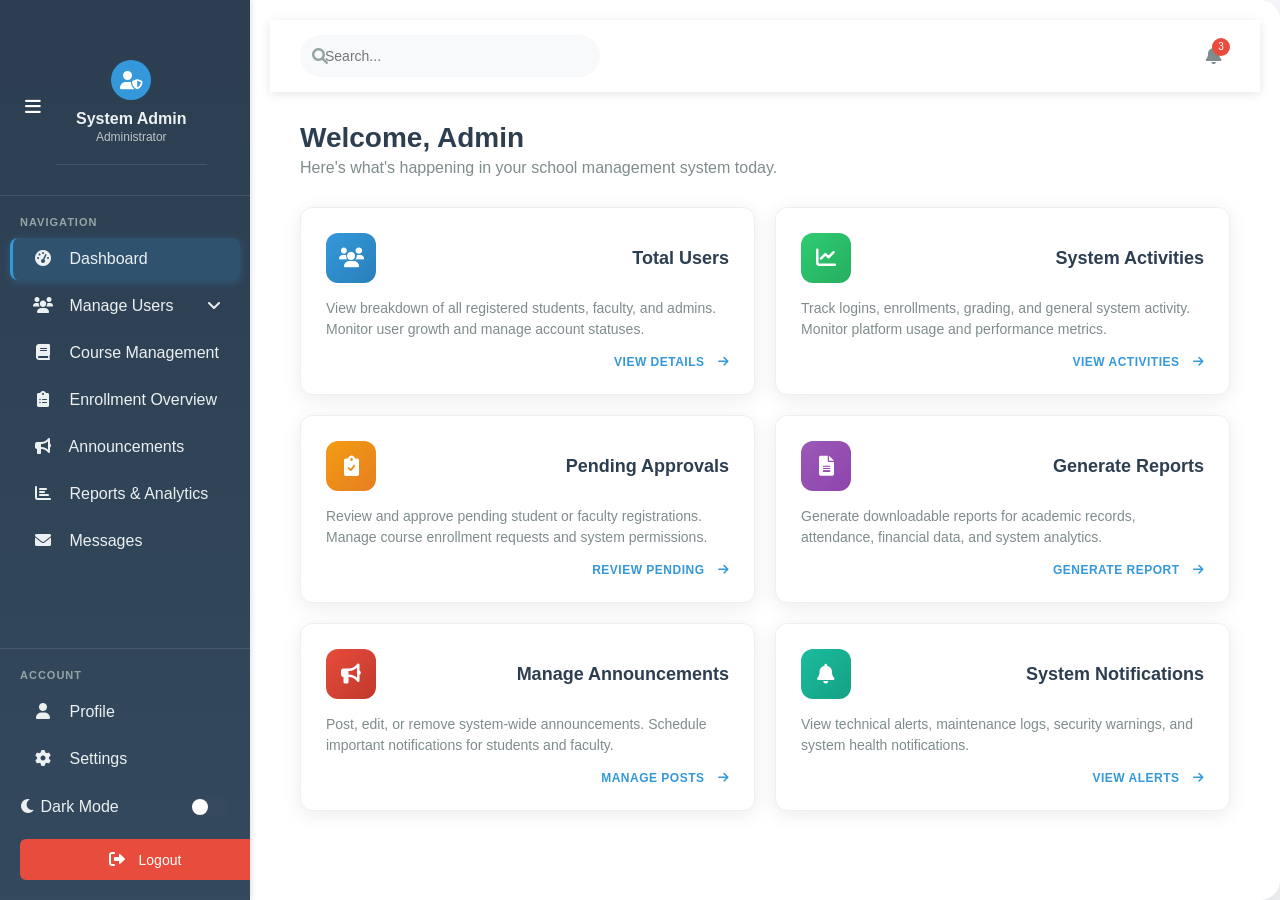
<file: public/AdminSide/backupadmin.html>
<!DOCTYPE html>
<html lang="en">
<head>
    <meta charset="UTF-8">
    <meta name="viewport" content="width=device-width, initial-scale=1.0">
    <title>Admin Dashboard</title>
    <link href="https://cdnjs.cloudflare.com/ajax/libs/font-awesome/6.0.0/css/all.min.css" rel="stylesheet">
    <link rel="stylesheet" href="admindashboard.css">
    <style>
        * {
            margin: 0;
            padding: 0;
            box-sizing: border-box;
        }

        body {
            font-family: 'Segoe UI', Tahoma, Geneva, Verdana, sans-serif;
            background-color: #f5f7fa;
            transition: all 0.3s ease;
        }

        .container {
            display: flex;
            min-height: 100vh;
        }

        /* Sidebar Styles */
        .sidebar {
            width: 250px;
            background: linear-gradient(180deg, #2c3e50 0%, #34495e 100%);
            color: white;
            transition: all 0.3s ease;
            position: fixed;
            height: 100vh;
            overflow-y: auto;
            z-index: 1000;
        }

        .sidebar.collapsed {
            width: 70px;
        }

        .sidebar-header {
            padding: 20px;
            border-bottom: 1px solid rgba(255,255,255,0.1);
            display: flex;
            align-items: center;
            gap: 10px;
        }

        .sidebar-header .menu-toggle {
            background: none;
            border: none;
            color: white;
            font-size: 18px;
            cursor: pointer;
            padding: 5px;
            border-radius: 4px;
            transition: background 0.3s;
        }

        .sidebar-header .menu-toggle:hover {
            background: rgba(255,255,255,0.1);
        }

        .user-profile {
            display: flex;
            align-items: center;
            gap: 10px;
            margin-bottom: 10px;
        }

        .user-avatar {
            width: 40px;
            height: 40px;
            background: #3498db;
            border-radius: 50%;
            display: flex;
            align-items: center;
            justify-content: center;
            font-size: 18px;
            font-weight: bold;
        }

        .user-info h3 {
            font-size: 16px;
            margin-bottom: 2px;
        }

        .user-info p {
            font-size: 12px;
            color: #bdc3c7;
        }

        .sidebar.collapsed .user-info {
            display: none;
        }

        .nav-section {
            padding: 10px 0;
        }

        .nav-title {
            padding: 10px 20px;
            font-size: 11px;
            text-transform: uppercase;
            color: #95a5a6;
            font-weight: 600;
            letter-spacing: 1px;
        }

        .sidebar.collapsed .nav-title {
            display: none;
        }

        .nav-item {
            display: block;
            padding: 12px 20px;
            color: #ecf0f1;
            text-decoration: none;
            transition: all 0.3s ease;
            border-left: 3px solid transparent;
            position: relative;
        }

        .nav-item:hover {
            background: rgba(52, 152, 219, 0.1);
            border-left-color: #3498db;
        }

        .nav-item.active {
            background: rgba(52, 152, 219, 0.2);
            border-left-color: #3498db;
        }

        .nav-item i {
            width: 20px;
            margin-right: 12px;
            text-align: center;
        }

        .sidebar.collapsed .nav-item span {
            display: none;
        }

        .sidebar.collapsed .nav-item {
            padding: 12px 25px;
            text-align: center;
        }

        .sidebar.collapsed .nav-item i {
            margin: 0;
        }

        /* Submenu styles */
        .submenu {
            display: none;
            background: rgba(0,0,0,0.1);
        }

        .submenu.show {
            display: block;
        }

        .submenu .nav-item {
            padding-left: 50px;
            font-size: 14px;
        }

        .sidebar.collapsed .submenu {
            display: none !important;
        }

        .nav-item.has-submenu::after {
            content: '\f107';
            font-family: 'Font Awesome 5 Free';
            font-weight: 900;
            position: absolute;
            right: 20px;
            transition: transform 0.3s;
        }

        .nav-item.has-submenu.open::after {
            transform: rotate(180deg);
        }

        .sidebar.collapsed .nav-item.has-submenu::after {
            display: none;
        }

        /* Account section */
        .account-section {
            position: absolute;
            bottom: 0;
            width: 100%;
            border-top: 1px solid rgba(255,255,255,0.1);
            padding: 10px 0;
        }

        .dark-mode-toggle {
            display: flex;
            align-items: center;
            justify-content: space-between;
            padding: 12px 20px;
            color: #ecf0f1;
        }

        .toggle-switch {
            position: relative;
            width: 40px;
            height: 20px;
            background: #34495e;
            border-radius: 20px;
            cursor: pointer;
            transition: background 0.3s;
        }

        .toggle-switch.active {
            background: #3498db;
        }

        .toggle-switch::before {
            content: '';
            position: absolute;
            width: 16px;
            height: 16px;
            background: white;
            border-radius: 50%;
            top: 2px;
            left: 2px;
            transition: transform 0.3s;
        }

        .toggle-switch.active::before {
            transform: translateX(20px);
        }

        .logout-btn {
            display: block;
            padding: 12px 20px;
            background: #e74c3c;
            color: white;
            text-decoration: none;
            margin: 10px 20px;
            border-radius: 6px;
            text-align: center;
            transition: all 0.3s ease;
        }

        .logout-btn:hover {
            background: #c0392b;
            transform: translateY(-1px);
        }

        .sidebar.collapsed .logout-btn {
            margin: 10px 10px;
            padding: 12px;
        }

        .sidebar.collapsed .logout-btn span {
            display: none;
        }

        /* Main Content */
        .main-content {
            flex: 1;
            margin-left: 250px;
            transition: margin-left 0.3s ease;
            min-height: 100vh;
        }

        .main-content.expanded {
            margin-left: 70px;
        }

        .top-bar {
            background: white;
            padding: 15px 30px;
            box-shadow: 0 2px 10px rgba(0,0,0,0.1);
            display: flex;
            justify-content: space-between;
            align-items: center;
            position: sticky;
            top: 0;
            z-index: 100;
        }

        .search-container {
            display: flex;
            align-items: center;
            background: #f8f9fa;
            border-radius: 25px;
            padding: 8px 20px;
            width: 300px;
        }

        .search-container input {
            border: none;
            background: none;
            outline: none;
            padding: 5px;
            width: 100%;
            font-size: 14px;
        }

        .search-container i {
            color: #95a5a6;
            margin-right: 10px;
        }

        .top-bar-actions {
            display: flex;
            align-items: center;
            gap: 15px;
        }

        .notification-btn {
            position: relative;
            background: none;
            border: none;
            font-size: 18px;
            color: #7f8c8d;
            cursor: pointer;
            padding: 8px;
            border-radius: 50%;
            transition: all 0.3s;
        }

        .notification-btn:hover {
            background: #f8f9fa;
            color: #3498db;
        }

        .notification-badge {
            position: absolute;
            top: 0;
            right: 0;
            background: #e74c3c;
            color: white;
            border-radius: 50%;
            width: 18px;
            height: 18px;
            font-size: 10px;
            display: flex;
            align-items: center;
            justify-content: center;
        }

        .dashboard-content {
            padding: 30px;
        }

        .welcome-header {
            margin-bottom: 30px;
        }

        .welcome-header h1 {
            font-size: 28px;
            color: #2c3e50;
            margin-bottom: 5px;
        }

        .welcome-header p {
            color: #7f8c8d;
            font-size: 16px;
        }

        .dashboard-grid {
            display: grid;
            grid-template-columns: repeat(auto-fit, minmax(350px, 1fr));
            gap: 20px;
            margin-bottom: 30px;
        }

        .dashboard-card {
            background: white;
            border-radius: 12px;
            padding: 25px;
            box-shadow: 0 4px 20px rgba(0,0,0,0.08);
            transition: all 0.3s ease;
            border: 1px solid #ecf0f1;
            cursor: pointer;
        }

        .dashboard-card:hover {
            transform: translateY(-5px);
            box-shadow: 0 8px 30px rgba(0,0,0,0.12);
        }

        .card-header {
            display: flex;
            align-items: center;
            margin-bottom: 15px;
        }

        .card-icon {
            width: 50px;
            height: 50px;
            border-radius: 12px;
            display: flex;
            align-items: center;
            justify-content: center;
            font-size: 20px;
            color: white;
            margin-right: 15px;
        }

        .card-icon.blue { background: linear-gradient(135deg, #3498db, #2980b9); }
        .card-icon.green { background: linear-gradient(135deg, #2ecc71, #27ae60); }
        .card-icon.orange { background: linear-gradient(135deg, #f39c12, #e67e22); }
        .card-icon.purple { background: linear-gradient(135deg, #9b59b6, #8e44ad); }
        .card-icon.red { background: linear-gradient(135deg, #e74c3c, #c0392b); }
        .card-icon.teal { background: linear-gradient(135deg, #1abc9c, #16a085); }

        .card-title {
            font-size: 18px;
            font-weight: 600;
            color: #2c3e50;
            margin: 0;
        }

        .card-description {
            color: #7f8c8d;
            font-size: 14px;
            line-height: 1.5;
        }

        .card-more {
            display: flex;
            align-items: center;
            justify-content: flex-end;
            margin-top: 15px;
            font-size: 12px;
            color: #3498db;
            text-transform: uppercase;
            font-weight: 600;
            letter-spacing: 0.5px;
        }

        .card-more i {
            margin-left: 5px;
            transition: transform 0.3s;
        }

        .dashboard-card:hover .card-more i {
            transform: translateX(3px);
        }

        /* Responsive Design */
        @media (max-width: 768px) {
            .sidebar {
                width: 250px;
                transform: translateX(-100%);
            }

            .sidebar.show {
                transform: translateX(0);
            }

            .main-content {
                margin-left: 0;
            }

            .main-content.expanded {
                margin-left: 0;
            }

            .top-bar {
                padding: 15px;
            }

            .search-container {
                width: 200px;
            }

            .dashboard-content {
                padding: 20px 15px;
            }

            .dashboard-grid {
                grid-template-columns: 1fr;
                gap: 15px;
            }

            .mobile-menu-btn {
                display: block;
                background: none;
                border: none;
                font-size: 18px;
                color: #2c3e50;
                cursor: pointer;
                padding: 8px;
            }
        }

        @media (min-width: 769px) {
            .mobile-menu-btn {
                display: none;
            }
        }

        /* Notification popup */
        .notification-popup {
            position: absolute;
            top: 100%;
            right: 0;
            background: white;
            border: 1px solid #e0e0e0;
            border-radius: 8px;
            box-shadow: 0 4px 20px rgba(0,0,0,0.15);
            width: 300px;
            max-height: 400px;
            overflow-y: auto;
            z-index: 1000;
            display: none;
        }

        .notification-popup.show {
            display: block;
        }

        .notification-header {
            padding: 15px 20px;
            border-bottom: 1px solid #e0e0e0;
            font-weight: 600;
            color: #2c3e50;
        }

        .notification-item {
            padding: 15px 20px;
            border-bottom: 1px solid #f0f0f0;
            cursor: pointer;
            transition: background 0.3s;
        }

        .notification-item:hover {
            background: #f8f9fa;
        }

        .notification-item:last-child {
            border-bottom: none;
        }

        .notification-title {
            font-weight: 600;
            color: #2c3e50;
            font-size: 14px;
            margin-bottom: 5px;
        }

        .notification-text {
            color: #7f8c8d;
            font-size: 12px;
            line-height: 1.4;
        }

        .notification-time {
            color: #95a5a6;
            font-size: 11px;
            margin-top: 5px;
        }
    </style>
</head>
<body>
    <div class="container">
        <!-- Sidebar -->
        <aside class="sidebar" id="sidebar">
            <div class="sidebar-header">
                <button class="menu-toggle" id="menuToggle">
                    <i class="fas fa-bars"></i>
                </button>
                <div class="user-profile">
                    <div class="user-avatar">
                        <i class="fas fa-user-shield"></i>
                    </div>
                    <div class="user-info">
                        <h3>System Admin</h3>
                        <p>Administrator</p>
                    </div>
                </div>
            </div>

            <nav class="nav-section">
                <div class="nav-title">NAVIGATION</div>
                <a href="#" class="nav-item active" data-page="dashboard">
                    <i class="fas fa-tachometer-alt"></i>
                    <span>Dashboard</span>
                </a>
                
                <a href="#" class="nav-item has-submenu" data-submenu="users">
                    <i class="fas fa-users"></i>
                    <span>Manage Users</span>
                </a>
                <div class="submenu" id="users-submenu">
                    <a href="#" class="nav-item" data-page="students">
                        <i class="fas fa-user-graduate"></i>
                        <span>Students</span>
                    </a>
                    <a href="#" class="nav-item" data-page="faculty">
                        <i class="fas fa-chalkboard-teacher"></i>
                        <span>Faculty/Registrars</span>
                    </a>
                </div>

                <a href="#" class="nav-item" data-page="courses">
                    <i class="fas fa-book"></i>
                    <span>Course Management</span>
                </a>
                
                <a href="#" class="nav-item" data-page="enrollment">
                    <i class="fas fa-clipboard-list"></i>
                    <span>Enrollment Overview</span>
                </a>
                
                <a href="#" class="nav-item" data-page="announcements">
                    <i class="fas fa-bullhorn"></i>
                    <span>Announcements</span>
                </a>
                
                <a href="#" class="nav-item" data-page="reports">
                    <i class="fas fa-chart-bar"></i>
                    <span>Reports & Analytics</span>
                </a>
                
                <a href="#" class="nav-item" data-page="messages">
                    <i class="fas fa-envelope"></i>
                    <span>Messages</span>
                </a>
            </nav>

            <div class="account-section">
                <div class="nav-title">ACCOUNT</div>
                <a href="#" class="nav-item" data-page="profile">
                    <i class="fas fa-user"></i>
                    <span>Profile</span>
                </a>
                <a href="#" class="nav-item" data-page="settings">
                    <i class="fas fa-cog"></i>
                    <span>Settings</span>
                </a>
                
                <div class="dark-mode-toggle">
                    <span><i class="fas fa-moon"></i> Dark Mode</span>
                    <div class="toggle-switch" id="darkModeToggle"></div>
                </div>
                
                <a href="#" class="logout-btn">
                    <i class="fas fa-sign-out-alt"></i>
                    <span>Logout</span>
                </a>
            </div>
        </aside>

        <!-- Main Content -->
        <main class="main-content" id="mainContent">
            <!-- Top Bar -->
            <div class="top-bar">
                <button class="mobile-menu-btn" id="mobileMenuBtn">
                    <i class="fas fa-bars"></i>
                </button>
                
                <div class="search-container">
                    <i class="fas fa-search"></i>
                    <input type="text" placeholder="Search...">
                </div>
                
                <div class="top-bar-actions">
                    <div style="position: relative;">
                        <button class="notification-btn" id="notificationBtn">
                            <i class="fas fa-bell"></i>
                            <span class="notification-badge">3</span>
                        </button>
                        
                        <div class="notification-popup" id="notificationPopup">
                            <div class="notification-header">
                                Notifications
                            </div>
                            <div class="notification-item">
                                <div class="notification-title">New Student Registration</div>
                                <div class="notification-text">5 new students registered today</div>
                                <div class="notification-time">2 minutes ago</div>
                            </div>
                            <div class="notification-item">
                                <div class="notification-title">System Maintenance</div>
                                <div class="notification-text">Scheduled maintenance tonight at 11 PM</div>
                                <div class="notification-time">1 hour ago</div>
                            </div>
                            <div class="notification-item">
                                <div class="notification-title">Grade Reports Ready</div>
                                <div class="notification-text">Monthly grade reports are ready for download</div>
                                <div class="notification-time">3 hours ago</div>
                            </div>
                        </div>
                    </div>
                </div>
            </div>

            <!-- Dashboard Content -->
            <div class="dashboard-content">
                <div class="welcome-header">
                    <h1>Welcome, Admin</h1>
                    <p>Here's what's happening in your school management system today.</p>
                </div>

                <div class="dashboard-grid">
                    <div class="dashboard-card" data-action="users">
                        <div class="card-header">
                            <div class="card-icon blue">
                                <i class="fas fa-users"></i>
                            </div>
                            <h3 class="card-title">Total Users</h3>
                        </div>
                        <p class="card-description">View breakdown of all registered students, faculty, and admins. Monitor user growth and manage account statuses.</p>
                        <div class="card-more">
                            View Details <i class="fas fa-arrow-right"></i>
                        </div>
                    </div>

                    <div class="dashboard-card" data-action="activities">
                        <div class="card-header">
                            <div class="card-icon green">
                                <i class="fas fa-chart-line"></i>
                            </div>
                            <h3 class="card-title">System Activities</h3>
                        </div>
                        <p class="card-description">Track logins, enrollments, grading, and general system activity. Monitor platform usage and performance metrics.</p>
                        <div class="card-more">
                            View Activities <i class="fas fa-arrow-right"></i>
                        </div>
                    </div>

                    <div class="dashboard-card" data-action="approvals">
                        <div class="card-header">
                            <div class="card-icon orange">
                                <i class="fas fa-clipboard-check"></i>
                            </div>
                            <h3 class="card-title">Pending Approvals</h3>
                        </div>
                        <p class="card-description">Review and approve pending student or faculty registrations. Manage course enrollment requests and system permissions.</p>
                        <div class="card-more">
                            Review Pending <i class="fas fa-arrow-right"></i>
                        </div>
                    </div>

                    <div class="dashboard-card" data-action="reports">
                        <div class="card-header">
                            <div class="card-icon purple">
                                <i class="fas fa-file-alt"></i>
                            </div>
                            <h3 class="card-title">Generate Reports</h3>
                        </div>
                        <p class="card-description">Generate downloadable reports for academic records, attendance, financial data, and system analytics.</p>
                        <div class="card-more">
                            Generate Report <i class="fas fa-arrow-right"></i>
                        </div>
                    </div>

                    <div class="dashboard-card" data-action="announcements">
                        <div class="card-header">
                            <div class="card-icon red">
                                <i class="fas fa-bullhorn"></i>
                            </div>
                            <h3 class="card-title">Manage Announcements</h3>
                        </div>
                        <p class="card-description">Post, edit, or remove system-wide announcements. Schedule important notifications for students and faculty.</p>
                        <div class="card-more">
                            Manage Posts <i class="fas fa-arrow-right"></i>
                        </div>
                    </div>

                    <div class="dashboard-card" data-action="notifications">
                        <div class="card-header">
                            <div class="card-icon teal">
                                <i class="fas fa-bell"></i>
                            </div>
                            <h3 class="card-title">System Notifications</h3>
                        </div>
                        <p class="card-description">View technical alerts, maintenance logs, security warnings, and system health notifications.</p>
                        <div class="card-more">
                            View Alerts <i class="fas fa-arrow-right"></i>
                        </div>
                    </div>
                </div>
            </div>
        </main>
    </div>

    <script>
        // Sidebar toggle functionality
        const sidebar = document.getElementById('sidebar');
        const mainContent = document.getElementById('mainContent');
        const menuToggle = document.getElementById('menuToggle');
        const mobileMenuBtn = document.getElementById('mobileMenuBtn');

        menuToggle.addEventListener('click', () => {
            sidebar.classList.toggle('collapsed');
            mainContent.classList.toggle('expanded');
        });

        mobileMenuBtn.addEventListener('click', () => {
            sidebar.classList.toggle('show');
        });

        // Navigation item click handling
        const navItems = document.querySelectorAll('.nav-item');
        navItems.forEach(item => {
            item.addEventListener('click', (e) => {
                e.preventDefault();
                
                // Handle submenu toggle
                if (item.classList.contains('has-submenu')) {
                    const submenuId = item.getAttribute('data-submenu') + '-submenu';
                    const submenu = document.getElementById(submenuId);
                    
                    item.classList.toggle('open');
                    submenu.classList.toggle('show');
                    return;
                }
                
                // Remove active class from all items
                navItems.forEach(nav => nav.classList.remove('active'));
                // Add active class to clicked item
                item.classList.add('active');
                
                // Get page data
                const page = item.getAttribute('data-page');
                console.log(`Navigate to: ${page}`);
                // Here you would implement page navigation logic
            });
        });

        // Dark mode toggle
        const darkModeToggle = document.getElementById('darkModeToggle');
        let isDarkMode = false;

        darkModeToggle.addEventListener('click', () => {
            isDarkMode = !isDarkMode;
            darkModeToggle.classList.toggle('active', isDarkMode);
            
            if (isDarkMode) {
                document.body.style.background = '#1a1a1a';
                document.querySelector('.top-bar').style.background = '#2c2c2c';
                document.querySelectorAll('.dashboard-card').forEach(card => {
                    card.style.background = '#2c2c2c';
                    card.style.color = '#ffffff';
                });
            } else {
                document.body.style.background = '#f5f7fa';
                document.querySelector('.top-bar').style.background = 'white';
                document.querySelectorAll('.dashboard-card').forEach(card => {
                    card.style.background = 'white';
                    card.style.color = 'inherit';
                });
            }
        });

        // Notification popup toggle
        const notificationBtn = document.getElementById('notificationBtn');
        const notificationPopup = document.getElementById('notificationPopup');

        notificationBtn.addEventListener('click', (e) => {
            e.stopPropagation();
            notificationPopup.classList.toggle('show');
        });

        // Close notification popup when clicking outside
        document.addEventListener('click', (e) => {
            if (!notificationBtn.contains(e.target) && !notificationPopup.contains(e.target)) {
                notificationPopup.classList.remove('show');
            }
        });

        // Dashboard card click handling
        const dashboardCards = document.querySelectorAll('.dashboard-card');
        dashboardCards.forEach(card => {
            card.addEventListener('click', () => {
                const action = card.getAttribute('data-action');
                console.log(`Card clicked: ${action}`);
                // Here you would implement card action logic
            });
        });

        // Close mobile sidebar when clicking outside
        document.addEventListener('click', (e) => {
            if (window.innerWidth <= 768) {
                if (!sidebar.contains(e.target) && !mobileMenuBtn.contains(e.target)) {
                    sidebar.classList.remove('show');
                }
            }
        });

        // Handle window resize
        window.addEventListener('resize', () => {
            if (window.innerWidth > 768) {
                sidebar.classList.remove('show');
            }
        });

        // Search functionality
        const searchInput = document.querySelector('.search-container input');
        searchInput.addEventListener('keypress', (e) => {
            if (e.key === 'Enter') {
                const searchTerm = e.target.value;
                console.log(`Search for: ${searchTerm}`);
                // Here you would implement search logic
            }
        });

        // Logout button click redirect
const logoutBtn = document.querySelector('.logout-btn');
logoutBtn.addEventListener('click', (e) => {
    e.preventDefault();
    // Clear session data if any (optional)
    sessionStorage.clear();
    localStorage.clear();

    // Redirect to login page
    window.location.href = '../login.html';
});

    </script>
</body>
</html>
</file>
<file: public/AdminSide/admindashboard.css>
body {
    font-family: 'Segoe UI', Tahoma, Geneva, Verdana, sans-serif;
    margin: 0;
    padding: 0;
    background-color: #f5f5f5;
    overflow-x: hidden;
}

.dashboard-container {
    display: flex;
    min-height: 100vh;
}

/* Sidebar styles */
.sidebar {
    width: 250px;
    background-color: #2c3e50;
    color: white;
    position: fixed;
    height: 100vh;
    left: 0;
    top: 0;
    padding: 20px 0;
    box-shadow: 2px 0 5px rgba(0,0,0,0.1);
    display: flex;
    flex-direction: column;
    transition: width 0.3s ease;
    overflow-x: hidden;
    overflow-y: auto;
    z-index: 1000;
}

.sidebar.collapsed {
    width: 80px;
}

.sidebar::-webkit-scrollbar {
    width: 5px;
}

.sidebar::-webkit-scrollbar-thumb {
    background: #34495e;
    border-radius: 5px;
}

.sidebar-toggle {
    position: absolute;
    top: 10px;
    right: 10px;
    background: transparent;
    border: none;
    color: white;
    font-size: 18px;
    cursor: pointer;
    z-index: 10;
}

.sidebar-toggle:hover {
    color: #3498db;
}

.user-profile {
    padding: 20px;
    text-align: center;
    border-bottom: 1px solid rgba(255,255,255,0.1);
    transition: all 0.3s ease;
    display: flex;
    flex-direction: column;
    align-items: center;
}

.avatar {
    width: 80px;
    height: 80px;
    border-radius: 50%;
    background-color: #34495e;
    margin: 0 auto 15px;
    display: flex;
    align-items: center;
    justify-content: center;
    font-size: 36px;
    color: #ecf0f1;
    position: relative;
    cursor: pointer;
    transition: all 0.3s ease;
}

.avatar:hover {
    background-color: #4a6741;
    transform: scale(1.05);
}

.avatar:hover::after {
    content: "Change Photo";
    position: absolute;
    bottom: -5px;
    left: 50%;
    transform: translateX(-50%);
    background-color: rgba(0,0,0,0.7);
    padding: 4px 8px;
    border-radius: 4px;
    font-size: 12px;
    white-space: nowrap;
}

.sidebar.collapsed .avatar {
    width: 40px;
    height: 40px;
    font-size: 18px;
    margin: 0 auto 10px;
}

.user-info {
    text-align: center;
    width: 100%;
}

.user-info h3 {
    margin: 0 0 5px 0;
    font-size: 18px;
    font-weight: 600;
    white-space: nowrap;
    overflow: hidden;
    text-overflow: ellipsis;
    color: #ecf0f1;
}

.sidebar.collapsed .user-info h3,
.sidebar.collapsed .user-role,
.sidebar.collapsed .menu-label,
.sidebar.collapsed .nav-text {
    display: none;
}

.user-role {
    font-size: 14px;
    color: #95a5a6;
    margin: 0 0 15px 0;
    font-weight: normal;
}

.menu-label {
    padding: 10px 20px;
    font-size: 12px;
    color: #95a5a6;
    text-transform: uppercase;
    letter-spacing: 1px;
    margin-top: 10px;
    margin-bottom: 5px;
    font-weight: 600;
}

.nav-menu {
    list-style: none;
    padding: 0;
    margin: 10px 0;
    flex-grow: 1;
    overflow-y: auto;
}

.nav-menu::-webkit-scrollbar {
    width: 5px;
}

.nav-menu::-webkit-scrollbar-thumb {
    background: #34495e;
    border-radius: 5px;
}

.nav-item {
    padding: 12px 20px;
    cursor: pointer;
    transition: all 0.3s ease;
    display: flex;
    align-items: center;
    position: relative;
    border-radius: 8px;
    margin: 0 10px 5px;
}

.nav-item:hover {
    background-color: #34495e;
    transform: translateX(5px);
}

.nav-item i {
    margin-right: 10px;
    width: 20px;
    text-align: center;
    font-size: 16px;
}

.sidebar.collapsed .nav-item {
    padding: 12px;
    justify-content: center;
}

.sidebar.collapsed .nav-item i {
    margin-right: 0;
}

.nav-item.active {
    background-color: #3498db;
    box-shadow: 0 2px 10px rgba(52, 152, 219, 0.3);
}

.nav-text {
    font-size: 14px;
    font-weight: 500;
}

.nav-item .badge {
    position: absolute;
    right: 15px;
    background-color: #e74c3c;
    color: white;
    padding: 2px 6px;
    border-radius: 10px;
    font-size: 12px;
    min-width: 18px;
    text-align: center;
}

.sidebar.collapsed .badge {
    right: 5px;
    top: 5px;
}

.dropdown-menu {
    max-height: 0;
    overflow: hidden;
    transition: max-height 0.3s ease;
    background-color: #34495e;
    padding-left: 20px;
}

.dropdown-menu.active {
    max-height: 200px;
}

.dropdown-menu .nav-item {
    padding: 10px 20px;
    font-size: 14px;
}

.has-dropdown > i.fas.fa-chevron-down {
    position: absolute;
    right: 15px;
    transition: transform 0.3s;
}

.has-dropdown.active > i.fas.fa-chevron-down {
    transform: rotate(180deg);
}

.sidebar-footer {
    padding: 15px;
    border-top: 1px solid rgba(255,255,255,0.1);
    margin-top: auto;
}

.mode-toggle {
    display: flex;
    align-items: center;
    justify-content: space-between;
    margin-bottom: 15px;
    padding: 0 5px;
}

.sidebar.collapsed .mode-toggle {
    justify-content: center;
}

.mode-toggle label {
    font-size: 14px;
}

.sidebar.collapsed .mode-toggle label {
    display: none;
}

.switch {
    position: relative;
    display: inline-block;
    width: 50px;
    height: 24px;
}

.switch input {
    opacity: 0;
    width: 0;
    height: 0;
}

.slider {
    position: absolute;
    cursor: pointer;
    top: 0;
    left: 0;
    right: 0;
    bottom: 0;
    background-color: #7f8c8d;
    transition: .4s;
    border-radius: 24px;
}

.slider:before {
    position: absolute;
    content: "";
    height: 18px;
    width: 18px;
    left: 3px;
    bottom: 3px;
    background-color: white;
    transition: .4s;
    border-radius: 50%;
}

input:checked + .slider {
    background-color: #3498db;
}

input:checked + .slider:before {
    transform: translateX(26px);
}

.logout-btn {
    margin-top: 10px;
    padding: 12px 20px;
    background-color: #e74c3c;
    color: white;
    border: none;
    cursor: pointer;
    display: flex;
    align-items: center;
    width: 100%;
    text-align: left;
    font-size: 14px;
    border-radius: 8px;
    transition: all 0.3s ease;
}

.logout-btn:hover {
    background-color: #c0392b;
    transform: translateY(-2px);
    box-shadow: 0 4px 15px rgba(231, 76, 60, 0.3);
}

.logout-btn i {
    margin-right: 10px;
    font-size: 16px;
}

.sidebar.collapsed .logout-btn {
    padding: 12px 0;
    justify-content: center;
}

.sidebar.collapsed .logout-btn i {
    margin-right: 0;
}

.sidebar.collapsed .logout-text {
    display: none;
}

/* Main Content Area */
.main-content {
    flex: 1;
    margin-left: 250px;
    padding: 20px;
    background-color: var(--bg-color);
    transition: margin-left 0.3s ease, background-color 0.3s ease;
    min-height: 100vh;
}

.sidebar.collapsed + .main-content {
    margin-left: 80px;
}

/* Sample content card */
.content-card {
    background: var(--card-bg);
    border-radius: 12px;
    padding: 20px;
    box-shadow: var(--shadow);
    margin-bottom: 20px;
    transition: all 0.3s ease;
}

.content-card:hover {
    transform: translateY(-2px);
    box-shadow: 0 4px 20px rgba(0,0,0,0.15);
}

/* Responsive Design */
@media (max-width: 768px) {
    .sidebar {
        transform: translateX(-100%);
    }
    
    .sidebar.mobile-open {
        transform: translateX(0);
    }
    
    .main-content {
        margin-left: 0;
    }
}

/* Header */
header {
    background: white;
    padding: 20px 30px;
    box-shadow: 0 2px 10px rgba(0,0,0,0.1);
    display: flex;
    justify-content: space-between;
    align-items: center;
}

.welcome-message {
    font-size: 24px;
    font-weight: 600;
    color: #2c3e50;
}

.header-actions {
    display: flex;
    align-items: center;
    gap: 20px;
}

.search-container {
    position: relative;
}

.search-container i {
    position: absolute;
    left: 15px;
    top: 50%;
    transform: translateY(-50%);
    color: #95a5a6;
}

.search-input {
    padding: 12px 15px 12px 45px;
    border: 2px solid #ecf0f1;
    border-radius: 25px;
    width: 300px;
    font-size: 14px;
    outline: none;
    transition: all 0.3s ease;
}

.search-input:focus {
    border-color: #3498db;
    box-shadow: 0 0 0 3px rgba(52, 152, 219, 0.1);
}

.notification-icon {
    position: relative;
    cursor: pointer;
    padding: 10px;
    background: #ecf0f1;
    border-radius: 50%;
    transition: all 0.3s ease;
}

.notification-icon:hover {
    background: #3498db;
    color: white;
}

.notification-count {
    position: absolute;
    top: -5px;
    right: -5px;
    background: #e74c3c;
    color: white;
    border-radius: 50%;
    width: 20px;
    height: 20px;
    font-size: 12px;
    display: flex;
    align-items: center;
    justify-content: center;
    font-weight: bold;
}

/* Content Sections */
.content-section {
    display: none;
    padding: 30px;
}

.content-section.active {
    display: block;
}

/* Dashboard Grid */
.dashboard-grid {
    display: grid;
    grid-template-columns: repeat(auto-fit, minmax(350px, 1fr));
    gap: 25px;
    margin-top: 20px;
}

.dashboard-card {
    background: white;
    border-radius: 15px;
    padding: 25px;
    box-shadow: 0 5px 20px rgba(0,0,0,0.08);
    transition: all 0.3s ease;
    cursor: pointer;
    border: 1px solid #ecf0f1;
}

.dashboard-card:hover {
    transform: translateY(-5px);
    box-shadow: 0 10px 30px rgba(0,0,0,0.15);
}

.card-header {
    display: flex;
    justify-content: space-between;
    align-items: flex-start;
    margin-bottom: 15px;
}

.card-title {
    display: flex;
    align-items: center;
    font-size: 18px;
    font-weight: 600;
    color: #2c3e50;
}

.card-icon {
    width: 50px;
    height: 50px;
    border-radius: 12px;
    display: flex;
    align-items: center;
    justify-content: center;
    margin-right: 15px;
    font-size: 20px;
    color: white;
}

.card-icon.blue { background: linear-gradient(135deg, #3498db, #2980b9); }
.card-icon.green { background: linear-gradient(135deg, #2ecc71, #27ae60); }
.card-icon.orange { background: linear-gradient(135deg, #f39c12, #e67e22); }
.card-icon.purple { background: linear-gradient(135deg, #9b59b6, #8e44ad); }
.card-icon.red { background: linear-gradient(135deg, #e74c3c, #c0392b); }
.card-icon.teal { background: linear-gradient(135deg, #1abc9c, #16a085); }

.card-options {
    color: #95a5a6;
    cursor: pointer;
    padding: 5px;
}

.card-content {
    color: #7f8c8d;
    line-height: 1.6;
    margin-bottom: 20px;
}

.card-more {
    color: #3498db;
    font-weight: 600;
    font-size: 14px;
    display: flex;
    align-items: center;
    gap: 8px;
}

/* Users Management Section */
.container {
            max-width: 1400px;
            margin: 0 auto;
            background: white;
            border-radius: 20px;
            box-shadow: 0 20px 40px rgba(0, 0, 0, 0.1);
            overflow: hidden;
        }

        .header {
            background: linear-gradient(135deg, #3498db 0%, #3498db 100%);
            color: white;
            padding: 30px;
            text-align: center;
        }

        .header h1 {
            font-size: 2.5rem;
            margin-bottom: 10px;
            font-weight: 700;
        }

        .header p {
            font-size: 1.1rem;
            opacity: 0.9;
        }

        .stats-container {
            padding: 30px;
            background: #f8fafc;
            border-bottom: 1px solid #e2e8f0;
        }

        .stats-grid {
            display: grid;
            grid-template-columns: repeat(auto-fit, minmax(200px, 1fr));
            gap: 20px;
        }

        .stat-card {
            background: white;
            padding: 25px;
            border-radius: 15px;
            text-align: center;
            box-shadow: 0 4px 15px rgba(0, 0, 0, 0.05);
            transition: transform 0.3s ease;
        }

        .stat-card:hover {
            transform: translateY(-5px);
        }

        .stat-card i {
            font-size: 2.5rem;
            margin-bottom: 15px;
        }

        .stat-card h3 {
            font-size: 2rem;
            font-weight: 700;
            margin-bottom: 5px;
        }

        .stat-card p {
            color: #64748b;
            font-weight: 500;
        }

        .students { color: #10b981; }
        .faculty { color: #f59e0b; }
        .admins { color: #ef4444; }
        .total { color: #3498db; }

        .controls {
            padding: 30px;
            background: white;
            border-bottom: 1px solid #e2e8f0;
        }

        .controls-grid {
            display: grid;
            grid-template-columns: 1fr auto auto;
            gap: 20px;
            align-items: center;
        }

        .search-container {
            position: relative;
        }

        .search-input {
            width: 100%;
            padding: 15px 50px 15px 20px;
            border: 2px solid #e2e8f0;
            border-radius: 12px;
            font-size: 1rem;
            transition: all 0.3s ease;
        }

        .search-input:focus {
            outline: none;
            border-color: #3498db;
            box-shadow: 0 0 0 3px rgba(79, 70, 229, 0.1);
        }

        .search-icon {
            position: absolute;
            right: 20px;
            top: 50%;
            transform: translateY(-50%);
            color: #64748b;
        }

        .filter-buttons {
            display: flex;
            gap: 10px;
        }

        .filter-btn {
            padding: 12px 20px;
            border: 2px solid #e2e8f0;
            background: white;
            border-radius: 10px;
            cursor: pointer;
            transition: all 0.3s ease;
            font-weight: 500;
        }

        .filter-btn:hover, .filter-btn.active {
            background: #3498db;
            color: white;
            border-color: #3498db;
        }

        .add-user-btn {
            background: linear-gradient(135deg, #10b981 0%, #059669 100%);
            color: white;
            border: none;
            padding: 15px 30px;
            border-radius: 12px;
            cursor: pointer;
            font-weight: 600;
            transition: all 0.3s ease;
            display: flex;
            align-items: center;
            gap: 10px;
        }

        .add-user-btn:hover {
            transform: translateY(-2px);
            box-shadow: 0 8px 25px rgba(16, 185, 129, 0.3);
        }

        .users-table-container {
            padding: 30px;
            overflow-x: auto;
        }

        .users-table {
            width: 100%;
            border-collapse: collapse;
            margin-top: 20px;
        }

        .users-table th {
            background: #f1f5f9;
            padding: 20px 15px;
            text-align: left;
            font-weight: 600;
            color: #334155;
            border-bottom: 2px solid #e2e8f0;
        }

        .users-table td {
            padding: 20px 15px;
            border-bottom: 1px solid #e2e8f0;
            vertical-align: middle;
        }

        .users-table tr:hover {
            background: #f8fafc;
        }

        .role-badge {
            display: inline-block;
            padding: 6px 12px;
            border-radius: 20px;
            font-size: 0.85rem;
            font-weight: 600;
            text-transform: capitalize;
        }

        .role-student { background: #dcfce7; color: #166534; }
        .role-faculty { background: #fef3c7; color: #92400e; }
        .role-admin { background: #fee2e2; color: #991b1b; }
        .role-registrar { background: #ddd6fe; color: #3498db; }

        .action-btn {
            padding: 8px 12px;
            border: none;
            border-radius: 8px;
            cursor: pointer;
            font-weight: 500;
            transition: all 0.3s ease;
        }

        .delete-btn {
            background: #fee2e2;
            color: #dc2626;
        }

        .delete-btn:hover {
            background: #dc2626;
            color: white;
        }

        .no-users {
            text-align: center;
            padding: 60px 20px;
            color: #64748b;
        }

        .no-users i {
            font-size: 4rem;
            margin-bottom: 20px;
            opacity: 0.5;
        }

        .loading {
            text-align: center;
            padding: 60px 20px;
            color: #64748b;
        }

        .loading i {
            font-size: 2rem;
            animation: spin 1s linear infinite;
        }

        @keyframes spin {
            0% { transform: rotate(0deg); }
            100% { transform: rotate(360deg); }
        }

        /* Modal Styles */
        .modal {
            display: none;
            position: fixed;
            z-index: 9999;
            left: 0;
            top: 0;
            width: 100%;
            height: 100%;
            background-color: rgba(0, 0, 0, 0.6);
            backdrop-filter: blur(5px);
            animation: fadeIn 0.3s ease;
        }

        .modal-content {
            background-color: #fff;
            margin: 2% auto;
            border-radius: 15px;
            width: 90%;
            max-width: 600px;
            box-shadow: 0 20px 60px rgba(0, 0, 0, 0.3);
            animation: slideInDown 0.4s ease;
            overflow: hidden;
        }

        .modal-header {
            background: linear-gradient(135deg, #3498db, #2980b9);
            color: white;
            padding: 20px 25px;
            display: flex;
            justify-content: between;
            align-items: center;
            border-bottom: 3px solid #2980b9;
        }

        .modal-header h2 {
            margin: 0;
            font-size: 1.5rem;
            font-weight: 600;
            display: flex;
            align-items: center;
            gap: 10px;
        }

        .close-modal {
            background: rgba(255, 255, 255, 0.2);
            border: none;
            color: white;
            font-size: 1.2rem;
            width: 35px;
            height: 35px;
            border-radius: 50%;
            cursor: pointer;
            display: flex;
            align-items: center;
            justify-content: center;
            transition: all 0.3s ease;
            margin-left: auto;
        }

        .close-modal:hover {
            background: rgba(255, 255, 255, 0.3);
            transform: rotate(90deg);
        }

        .form-container {
            padding: 25px;
        }

        .form-row {
            display: flex;
            gap: 20px;
            margin-bottom: 20px;
        }

        .form-group {
            flex: 1;
        }

        .form-group label {
            display: block;
            margin-bottom: 8px;
            font-weight: 600;
            color: #2c3e50;
            font-size: 0.95rem;
            display: flex;
            align-items: center;
            gap: 8px;
        }

        .form-group label i {
            color: #3498db;
            width: 16px;
        }

        .form-group input,
        .form-group select {
            width: 100%;
            padding: 12px 15px;
            border: 2px solid #e1e8ed;
            border-radius: 8px;
            font-size: 1rem;
            transition: all 0.3s ease;
            background-color: #f8f9fa;
        }

        .form-group input:focus,
        .form-group select:focus {
            outline: none;
            border-color: #3498db;
            background-color: white;
            box-shadow: 0 0 0 3px rgba(52, 152, 219, 0.1);
        }

        .form-group input::placeholder {
            color: #95a5a6;
        }

        .modal-buttons {
            padding: 20px 25px;
            background-color: #f8f9fa;
            display: flex;
            gap: 15px;
            justify-content: flex-end;
            border-top: 1px solid #e1e8ed;
        }

        .modal-btn {
            padding: 12px 25px;
            border: none;
            border-radius: 8px;
            font-size: 1rem;
            font-weight: 600;
            cursor: pointer;
            transition: all 0.3s ease;
            display: flex;
            align-items: center;
            gap: 8px;
            min-width: 120px;
            justify-content: center;
        }

        .modal-btn.primary {
            background: linear-gradient(135deg, #3498db, #2980b9);
            color: white;
        }

        .modal-btn.primary:hover {
            background: linear-gradient(135deg, #2980b9, #1f5f99);
            transform: translateY(-2px);
            box-shadow: 0 5px 15px rgba(52, 152, 219, 0.4);
        }

        .modal-btn.secondary {
            background: #95a5a6;
            color: white;
        }

        .modal-btn.secondary:hover {
            background: #7f8c8d;
            transform: translateY(-2px);
        }

        .modal-btn.danger {
            background: linear-gradient(135deg, #e74c3c, #c0392b);
            color: white;
        }

        .modal-btn.danger:hover {
            background: linear-gradient(135deg, #c0392b, #a93226);
            transform: translateY(-2px);
            box-shadow: 0 5px 15px rgba(231, 76, 60, 0.4);
        }

        .modal-btn:disabled {
            opacity: 0.6;
            cursor: not-allowed;
            transform: none !important;
        }

        /* Delete Modal Specific Styles */
        .delete-modal .modal-header {
            background: linear-gradient(135deg, #e74c3c, #c0392b);
        }

        .delete-header {
            border-bottom-color: #c0392b !important;
        }

        .modal-body {
            padding: 30px 25px;
        }

        .delete-warning {
            text-align: center;
        }

        .delete-icon {
            font-size: 4rem;
            color: #e74c3c;
            margin-bottom: 20px;
        }

        .delete-warning p {
            margin: 10px 0;
            font-size: 1.1rem;
            color: #2c3e50;
        }

        .warning-text {
            color: #e74c3c !important;
            font-weight: 600;
            font-size: 0.95rem !important;
        }

        /* Animations */
        @keyframes fadeIn {
            from { opacity: 0; }
            to { opacity: 1; }
        }

        @keyframes slideInDown {
            from {
                transform: translateY(-50px);
                opacity: 0;
            }
            to {
                transform: translateY(0);
                opacity: 1;
            }
        }

        /* Responsive Design */
        @media (max-width: 768px) {
            .modal-content {
                width: 95%;
                margin: 5% auto;
            }

            .form-row {
                flex-direction: column;
                gap: 15px;
            }

            .modal-buttons {
                flex-direction: column-reverse;
            }

            .modal-btn {
                width: 100%;
            }
        }

        /* Enhanced Stats Cards for Registrar */
        .stat-card .registrars {
            background: linear-gradient(135deg, #9b59b6, #8e44ad);
            color: white;
        }

        /* Role Badge Styles */
        .role-badge.role-registrar {
            background: linear-gradient(135deg, #9b59b6, #8e44ad);
            color: white;
        }


.chat-container {
    max-width: 1200px;
    margin: 0 auto;
    background-color: white;
    border-radius: 12px;
    box-shadow: 0 4px 20px rgba(0,0,0,0.1);
    overflow: hidden;
    height: 80vh;
    display: flex;
}

/* Left Sidebar - Contacts */
.contacts-panel {
    width: 320px;
    background-color: #f8f9fa;
    border-right: 1px solid #e9ecef;
    display: flex;
    flex-direction: column;
}

.contacts-header {
    padding: 20px;
    background: linear-gradient(135deg, #3498db, #2980b9);
    color: white;
    display: flex;
    align-items: center;
    justify-content: space-between;
}

.contacts-header h3 {
    margin: 0;
    font-size: 18px;
    font-weight: 600;
}

.new-chat-btn {
    background: rgba(255,255,255,0.2);
    border: none;
    color: white;
    width: 36px;
    height: 36px;
    border-radius: 50%;
    cursor: pointer;
    display: flex;
    align-items: center;
    justify-content: center;
    transition: background-color 0.3s;
}

.new-chat-btn:hover {
    background: rgba(255,255,255,0.3);
}

.search-section {
    padding: 15px;
    border-bottom: 1px solid #e9ecef;
}

.search-wrapper {
    position: relative;
    margin-bottom: 15px;
}

.search-input {
    padding: 8px 15px 8px 35px;
            border: 1px solid #ddd;
            border-radius: 20px;
            outline: none;
            transition: all 0.3s;
            width: 200px;
}

.search-input:focus {
    border-color: #3498db;
    box-shadow: 0 0 5px rgba(52, 152, 219, 0.3);
}

.search-wrapper i {
    position: absolute;
    left: 15px;
    top: 50%;
    transform: translateY(-50%);
    color: #7f8c8d;
}

.role-filters {
    display: flex;
    gap: 8px;
    flex-wrap: wrap;
}

.role-tag {
    padding: 6px 12px;
    background-color: #e9ecef;
    border: none;
    border-radius: 15px;
    font-size: 12px;
    cursor: pointer;
    transition: all 0.3s;
    color: #495057;
}

.role-tag.active {
    background-color: #3498db;
    color: white;
}

.role-tag:hover {
    background-color: #3498db;
    color: white;
}

.contacts-list {
    flex: 1;
    overflow-y: auto;
}

.contact-item {
    padding: 15px;
    border-bottom: 1px solid #f0f0f0;
    cursor: pointer;
    transition: background-color 0.2s;
    display: flex;
    align-items: center;
    gap: 12px;
}

.contact-item:hover {
    background-color: #f8f9fa;
}

.contact-item.active {
    background-color: #e3f2fd;
    border-right: 3px solid #3498db;
}

.contact-avatar {
    width: 45px;
    height: 45px;
    border-radius: 50%;
    background: linear-gradient(135deg, #3498db, #2980b9);
    display: flex;
    align-items: center;
    justify-content: center;
    color: white;
    font-weight: 600;
    font-size: 16px;
    flex-shrink: 0;
    position: relative;
}

.contact-info {
    flex: 1;
    min-width: 0;
}

.contact-name {
    font-weight: 600;
    font-size: 14px;
    color: #2c3e50;
    margin-bottom: 2px;
}

.contact-role {
    font-size: 12px;
    color: #7f8c8d;
    margin-bottom: 2px;
}

.contact-email {
    font-size: 11px;
    color: #95a5a6;
    overflow: hidden;
    text-overflow: ellipsis;
    white-space: nowrap;
}

.contact-status {
    display: flex;
    flex-direction: column;
    align-items: flex-end;
    gap: 5px;
}

.last-message-time {
    font-size: 11px;
    color: #95a5a6;
}

.unread-count {
    background-color: #e74c3c;
    color: white;
    border-radius: 10px;
    padding: 2px 6px;
    font-size: 11px;
    min-width: 18px;
    text-align: center;
}

.online-indicator {
    width: 12px;
    height: 12px;
    background-color: #27ae60;
    border-radius: 50%;
    border: 2px solid white;
    position: absolute;
    bottom: 2px;
    right: 2px;
}

/* Right Panel - Chat */
.chat-panel {
    flex: 1;
    display: flex;
    flex-direction: column;
}

.chat-header {
    padding: 20px;
    background-color: white;
    border-bottom: 1px solid #e9ecef;
    display: flex;
    align-items: center;
    justify-content: space-between;
}

.chat-user-info {
    display: flex;
    align-items: center;
    gap: 15px;
}

.chat-avatar {
    width: 50px;
    height: 50px;
    border-radius: 50%;
    background: linear-gradient(135deg, #3498db, #2980b9);
    display: flex;
    align-items: center;
    justify-content: center;
    color: white;
    font-weight: 600;
    font-size: 18px;
    position: relative;
}

.chat-user-details h4 {
    margin: 0 0 3px 0;
    font-size: 16px;
    color: #2c3e50;
}

.chat-user-details p {
    margin: 0;
    font-size: 13px;
    color: #7f8c8d;
}

.chat-actions {
    display: flex;
    gap: 10px;
}

.chat-action-btn {
    width: 40px;
    height: 40px;
    border: none;
    background-color: #f8f9fa;
    border-radius: 50%;
    cursor: pointer;
    display: flex;
    align-items: center;
    justify-content: center;
    color: #7f8c8d;
    transition: all 0.3s;
}

.chat-action-btn:hover {
    background-color: #3498db;
    color: white;
}

.chat-messages {
    flex: 1;
    padding: 20px;
    overflow-y: auto;
    background-color: #fafbfc;
}

.message-group {
    margin-bottom: 20px;
}

.message-date {
    text-align: center;
    color: #95a5a6;
    font-size: 12px;
    margin-bottom: 15px;
    position: relative;
}

.message-date::before,
.message-date::after {
    content: '';
    position: absolute;
    top: 50%;
    width: 45%;
    height: 1px;
    background-color: #e9ecef;
}

.message-date::before {
    left: 0;
}

.message-date::after {
    right: 0;
}

.message {
    display: flex;
    margin-bottom: 10px;
    align-items: flex-end;
    gap: 8px;
}

.message.sent {
    flex-direction: row-reverse;
}

.message-avatar {
    width: 32px;
    height: 32px;
    border-radius: 50%;
    background: linear-gradient(135deg, #95a5a6, #7f8c8d);
    display: flex;
    align-items: center;
    justify-content: center;
    color: white;
    font-size: 12px;
    font-weight: 600;
    flex-shrink: 0;
}

.message.sent .message-avatar {
    background: linear-gradient(135deg, #3498db, #2980b9);
}

.message-content {
    max-width: 70%;
    background-color: white;
    padding: 12px 16px;
    border-radius: 18px;
    box-shadow: 0 1px 3px rgba(0,0,0,0.1);
    position: relative;
}

.message.sent .message-content {
    background: linear-gradient(135deg, #3498db, #2980b9);
    color: white;
}

.message-text {
    font-size: 14px;
    line-height: 1.4;
    margin: 0;
}

.message-time {
    font-size: 11px;
    color: rgba(0,0,0,0.5);
    margin-top: 5px;
}

.message.sent .message-time {
    color: rgba(255,255,255,0.8);
}

.chat-input-container {
    padding: 20px;
    background-color: white;
    border-top: 1px solid #e9ecef;
}

.chat-input-wrapper {
    display: flex;
    align-items: flex-end;
    gap: 12px;
    background-color: #f8f9fa;
    border-radius: 25px;
    padding: 8px 8px 8px 20px;
}

.chat-input {
    flex: 1;
    border: none;
    outline: none;
    background: transparent;
    font-size: 14px;
    padding: 8px 0;
    resize: none;
    max-height: 100px;
    overflow-y: auto;
}

.chat-input::placeholder {
    color: #95a5a6;
}

.input-actions {
    display: flex;
    gap: 8px;
}

.input-action-btn {
    width: 36px;
    height: 36px;
    border: none;
    background: transparent;
    border-radius: 50%;
    cursor: pointer;
    display: flex;
    align-items: center;
    justify-content: center;
    color: #7f8c8d;
    transition: all 0.3s;
}

.input-action-btn:hover {
    background-color: #e9ecef;
}

.send-btn {
    background: linear-gradient(135deg, #3498db, #2980b9);
    color: white;
}

.send-btn:hover {
    background: linear-gradient(135deg, #2980b9, #1f4e79);
}

.empty-chat {
    display: flex;
    flex-direction: column;
    align-items: center;
    justify-content: center;
    height: 100%;
    color: #95a5a6;
    text-align: center;
}

.empty-chat i {
    font-size: 64px;
    margin-bottom: 20px;
    opacity: 0.5;
}

.empty-chat h3 {
    margin: 0 0 10px 0;
    font-size: 18px;
}

.empty-chat p {
    margin: 0;
    font-size: 14px;
}

/* Modal Styles */
.modal {
    display: none;
    position: fixed;
    z-index: 1000;
    left: 0;
    top: 0;
    width: 100%;
    height: 100%;
    background-color: rgba(0,0,0,0.5);
}

.modal-content {
    background-color: #fefefe;
    margin: 10% auto;
    padding: 0;
    border-radius: 12px;
    width: 90%;
    max-width: 500px;
    box-shadow: 0 4px 20px rgba(0,0,0,0.3);
}

.modal-header {
    background: linear-gradient(135deg, #3498db, #2980b9);
    color: white;
    padding: 20px;
    border-radius: 12px 12px 0 0;
    display: flex;
    justify-content: space-between;
    align-items: center;
}

.modal-header h3 {
    margin: 0;
    font-size: 18px;
}

.close {
    color: white;
    font-size: 28px;
    font-weight: bold;
    cursor: pointer;
    border: none;
    background: none;
}

.close:hover {
    opacity: 0.7;
}

.modal-body {
    padding: 20px;
}

.gmail-search {
    width: 100%;
    padding: 12px;
    border: 2px solid #e9ecef;
    border-radius: 8px;
    font-size: 14px;
    outline: none;
    margin-bottom: 15px;
}

.gmail-search:focus {
    border-color: #3498db;
}

.search-results {
    max-height: 300px;
    overflow-y: auto;
    border: 1px solid #e9ecef;
    border-radius: 8px;
    background: white;
}

.user-result {
    padding: 12px;
    border-bottom: 1px solid #f0f0f0;
    cursor: pointer;
    display: flex;
    align-items: center;
    gap: 12px;
    transition: background-color 0.2s;
}

.user-result:hover {
    background-color: #f8f9fa;
}

.user-result:last-child {
    border-bottom: none;
}

.user-result-avatar {
    width: 40px;
    height: 40px;
    border-radius: 50%;
    background: linear-gradient(135deg, #3498db, #2980b9);
    display: flex;
    align-items: center;
    justify-content: center;
    color: white;
    font-weight: 600;
    font-size: 14px;
}

.user-result-info h4 {
    margin: 0 0 2px 0;
    font-size: 14px;
    color: #2c3e50;
}

.user-result-info p {
    margin: 0;
    font-size: 12px;
    color: #7f8c8d;
}

.no-results {
    padding: 20px;
    text-align: center;
    color: #7f8c8d;
    font-style: italic;
}

/* Mobile responsive */
@media (max-width: 768px) {
    .chat-container {
        height: 90vh;
        margin: 0;
        border-radius: 0;
    }

    .contacts-panel {
        width: 100%;
        position: absolute;
        z-index: 10;
        left: -100%;
        transition: left 0.3s ease;
    }

    .contacts-panel.show {
        left: 0;
    }

    .mobile-back-btn {
        display: block;
        width: 40px;
        height: 40px;
        border: none;
        background: transparent;
        color: #7f8c8d;
        cursor: pointer;
        margin-right: 10px;
    }

    .message-content {
        max-width: 85%;
    }
}

@media (min-width: 769px) {
    .mobile-back-btn {
        display: none;
    }
}

/* Message Layout Styles - Add to your existing CSS */

/* Chat Messages Container */
.chat-messages {
    flex: 1;
    overflow-y: auto;
    padding: 1rem;
    display: flex;
    flex-direction: column;
    gap: 0;
    background: #f8f9fa;
}

/* Message Date Groups - Vertical Layout */
.message-date-group {
    display: flex;
    flex-direction: column;
    margin-bottom: 1.5rem;
}

.date-separator {
    display: flex;
    justify-content: center;
    margin: 1rem 0;
    position: relative;
}

.date-separator::before {
    content: '';
    position: absolute;
    top: 50%;
    left: 0;
    right: 0;
    height: 1px;
    background: #dee2e6;
    z-index: 1;
}

.date-label {
    background: #f8f9fa;
    padding: 0.25rem 0.75rem;
    border-radius: 12px;
    font-size: 0.75rem;
    color: #6c757d;
    border: 1px solid #dee2e6;
    z-index: 2;
    position: relative;
}

/* Messages Container within each date group */
.messages-container {
    display: flex;
    flex-direction: column;
    gap: 0.5rem;
}

/* Individual Message Styling */
.message {
    display: flex;
    margin-bottom: 0.5rem;
    max-width: 70%;
    animation: messageSlideIn 0.3s ease-out;
}

.message-received {
    justify-content: flex-start;
    align-self: flex-start;
}

.message-own {
    justify-content: flex-end;
    align-self: flex-end;
}

/* Message Bubble */
.message-bubble {
    border-radius: 18px;
    padding: 0.75rem 1rem;
    word-wrap: break-word;
    max-width: 100%;
    position: relative;
}

/* Received Messages (Others) */
.message-received .message-bubble {
    background: #ffffff;
    border: 1px solid #e9ecef;
    border-bottom-left-radius: 4px;
    box-shadow: 0 1px 2px rgba(0,0,0,0.1);
}

/* Own Messages (User) */
.message-own .message-bubble {
    background: #007bff;
    color: white;
    border-bottom-right-radius: 4px;
    box-shadow: 0 1px 2px rgba(0,123,255,0.3);
}

/* Message Text */
.message-text {
    font-size: 0.9rem;
    line-height: 1.4;
    margin-bottom: 0.25rem;
}

/* Message Meta (Time + Status) */
.message-meta {
    display: flex;
    align-items: center;
    justify-content: flex-end;
    gap: 0.25rem;
    margin-top: 0.25rem;
}

.message-time {
    font-size: 0.7rem;
    opacity: 0.7;
}

/* Message Status Icons */
.message-status {
    font-size: 0.7rem;
    opacity: 0.7;
}

.message-status .fa-check-double.read {
    color: #28a745;
    opacity: 1;
}

/* Own message time styling */
.message-own .message-time {
    color: rgba(255, 255, 255, 0.8);
}

.message-own .message-status {
    color: rgba(255, 255, 255, 0.8);
}

/* Received message time styling */
.message-received .message-time {
    color: #6c757d;
}

/* Animation for new messages */
@keyframes messageSlideIn {
    from {
        opacity: 0;
        transform: translateY(10px);
    }
    to {
        opacity: 1;
        transform: translateY(0);
    }
}

/* No Messages State */
.no-messages {
    display: flex;
    flex-direction: column;
    align-items: center;
    justify-content: center;
    height: 100%;
    color: #6c757d;
    text-align: center;
}

.no-messages i {
    font-size: 3rem;
    margin-bottom: 1rem;
    opacity: 0.5;
}

.no-messages h3 {
    margin-bottom: 0.5rem;
    font-weight: 500;
}

.no-messages p {
    opacity: 0.8;
    max-width: 300px;
}

/* Mobile Responsiveness */
@media (max-width: 768px) {
    .message {
        max-width: 85%;
    }
    
    .chat-messages {
        padding: 0.5rem;
    }
    
    .message-bubble {
        padding: 0.6rem 0.8rem;
    }
    
    .message-text {
        font-size: 0.85rem;
    }
}

/* Scrollbar Styling */
.chat-messages::-webkit-scrollbar {
    width: 6px;
}

.chat-messages::-webkit-scrollbar-track {
    background: #f1f1f1;
    border-radius: 3px;
}

.chat-messages::-webkit-scrollbar-thumb {
    background: #c1c1c1;
    border-radius: 3px;
}

.chat-messages::-webkit-scrollbar-thumb:hover {
    background: #a8a8a8;
}

/* Ensure proper flex layout for chat container */
.chat-panel {
    display: flex;
    flex-direction: column;
    height: 100%;
}

.chat-messages {
    flex: 1;
    overflow-y: auto;
    display: flex;
    flex-direction: column;
}

/* Chat Input Container */
.chat-input-container {
    padding: 1rem;
    border-top: 1px solid #dee2e6;
    background: white;
}

.chat-input-wrapper {
    display: flex;
    align-items: flex-end;
    gap: 0.5rem;
    padding: 0.5rem;
    background: #f8f9fa;
    border-radius: 24px;
    border: 1px solid #dee2e6;
}

.chat-input {
    flex: 1;
    border: none;
    outline: none;
    background: transparent;
    resize: none;
    font-size: 0.9rem;
    line-height: 1.4;
    max-height: 120px;
    min-height: 20px;
    padding: 0.5rem 0;
}

.input-actions {
    display: flex;
    gap: 0.25rem;
    align-items: center;
}

.input-action-btn {
    background: none;
    border: none;
    color: #6c757d;
    cursor: pointer;
    padding: 0.5rem;
    border-radius: 50%;
    transition: all 0.2s ease;
    display: flex;
    align-items: center;
    justify-content: center;
    width: 36px;
    height: 36px;
}

.input-action-btn:hover {
    background: #e9ecef;
    color: #495057;
}

.send-btn {
    background: #007bff;
    color: white;
}

.send-btn:hover {
    background: #0056b3;
    color: white;
}

/* Message Grouping - Consecutive messages from same sender */
.message + .message-own {
    margin-top: -0.25rem;
}

.message + .message-received {
    margin-top: -0.25rem;
}

/* First message in a group gets full border radius */
.message:first-child .message-bubble,
.message-received + .message-own .message-bubble,
.message-own + .message-received .message-bubble {
    border-radius: 18px;
}

/* Consecutive own messages */
.message-own + .message-own .message-bubble {
    border-bottom-right-radius: 4px;
    border-top-right-radius: 18px;
}

/* Consecutive received messages */
.message-received + .message-received .message-bubble {
    border-bottom-left-radius: 4px;
    border-top-left-radius: 18px;
}

/* Last message in a group gets full border radius */
.message-own:not(:has(+ .message-own)) .message-bubble {
    border-bottom-right-radius: 18px;
}

.message-received:not(:has(+ .message-received)) .message-bubble {
    border-bottom-left-radius: 18px;
}

/* Typing indicator (optional for future use) */
.typing-indicator {
    display: flex;
    align-items: center;
    gap: 0.5rem;
    padding: 0.75rem 1rem;
    color: #6c757d;
    font-style: italic;
    font-size: 0.85rem;
}

.typing-dots {
    display: flex;
    gap: 2px;
}

.typing-dot {
    width: 4px;
    height: 4px;
    border-radius: 50%;
    background: #6c757d;
    animation: typingBounce 1.4s infinite both;
}

.typing-dot:nth-child(2) {
    animation-delay: 0.2s;
}

.typing-dot:nth-child(3) {
    animation-delay: 0.4s;
}

@keyframes typingBounce {
    0%, 60%, 100% {
        transform: translateY(0);
    }
    30% {
        transform: translateY(-10px);
    }
}

/* Empty chat state */
.empty-chat {
    display: flex;
    flex-direction: column;
    align-items: center;
    justify-content: center;
    height: 100%;
    text-align: center;
    color: #6c757d;
    padding: 2rem;
}

.empty-chat i {
    font-size: 4rem;
    margin-bottom: 1.5rem;
    opacity: 0.3;
    color: #007bff;
}

.empty-chat h3 {
    margin-bottom: 0.5rem;
    font-weight: 600;
    color: #495057;
}

.empty-chat p {
    opacity: 0.8;
    max-width: 400px;
    line-height: 1.5;
}

/* Improved scrolling behavior */
.chat-messages {
    scroll-behavior: smooth;
}

/* Message selection (optional) */
.message-bubble:hover {
    transform: translateY(-1px);
    transition: transform 0.1s ease;
}

.message-own .message-bubble:hover {
    box-shadow: 0 2px 4px rgba(0,123,255,0.4);
}

.message-received .message-bubble:hover {
    box-shadow: 0 2px 4px rgba(0,0,0,0.15);
}

/* Focus states for accessibility */
.input-action-btn:focus {
    outline: 2px solid #007bff;
    outline-offset: 2px;
}

.chat-input:focus {
    outline: none;
}

.chat-input-wrapper:focus-within {
    border-color: #007bff;
    box-shadow: 0 0 0 2px rgba(0,123,255,0.25);
}

/* High contrast mode support */
@media (prefers-contrast: high) {
    .message-own .message-bubble {
        background: #0056b3;
        border: 2px solid #003d82;
    }
    
    .message-received .message-bubble {
        background: #ffffff;
        border: 2px solid #495057;
    }
    
    .date-label {
        border-color: #495057;
        background: #ffffff;
        color: #212529;
    }
}

/* Reduced motion support */
@media (prefers-reduced-motion: reduce) {
    .message {
        animation: none;
    }
    
    .message-bubble:hover {
        transform: none;
    }
    
    .typing-dot {
        animation: none;
    }
    
    .chat-messages {
        scroll-behavior: auto;
    }
}

/* ===== DARK MODE ===== */
body.dark-mode {
  background-color: #1e1e1e;
  color: #ffffff;
}

body.dark-mode .sidebar {
  background-color: #121212;
  color: white;
}

body.dark-mode .topbar {
  background-color: #1f1f1f;
  color: white;
}

body.dark-mode .dashboard-card {
  background-color: #2a2a2a;
  color: white;
  border: 1px solid #444;
}

body.dark-mode .mode-toggle {
  color: white;
}

/* Optional: Force text elements to white */
body.dark-mode h1,
body.dark-mode h2,
body.dark-mode h3,
body.dark-mode p,
body.dark-mode label,
body.dark-mode span {
  color: white !important;
}

/* Main Container For Announcements */
.content-section {
    max-width: 1200px;
    margin: 0 auto;
    padding: 20px;
}

.announcements-container {
    background: white;
    border-radius: 12px;
    box-shadow: 0 4px 6px rgba(0, 0, 0, 0.1);
    overflow: hidden;
}

/* Header Section */
.announcements-header {
    background: linear-gradient(135deg, #3498db, #2980b9);
    color: white;
    padding: 24px;
    display: flex;
    justify-content: space-between;
    align-items: center;
    flex-wrap: wrap;
    gap: 16px;
}

.header-left {
    display: flex;
    align-items: center;
    gap: 16px;
}

.header-left i {
    font-size: 2rem;
    opacity: 0.9;
}

.announcements-header h2 {
    font-size: 1.8rem;
    font-weight: 600;
    margin-bottom: 8px;
}

.announcement-stats {
    display: flex;
    gap: 20px;
    flex-wrap: wrap;
}

.stat-item {
    display: flex;
    align-items: center;
    gap: 6px;
    font-size: 0.9rem;
    opacity: 0.9;
}

.add-announcement-btn {
    background: rgba(255, 255, 255, 0.2);
    border: 2px solid rgba(255, 255, 255, 0.3);
    color: white;
    padding: 12px 20px;
    border-radius: 8px;
    cursor: pointer;
    font-weight: 500;
    display: flex;
    align-items: center;
    gap: 8px;
    transition: all 0.3s ease;
}

.add-announcement-btn:hover {
    background: rgba(255, 255, 255, 0.3);
    transform: translateY(-2px);
}

/* Content Area */
.announcements-content {
    padding: 24px;
}

/* Filters Section */
.announcements-filters {
    display: flex;
    justify-content: space-between;
    align-items: center;
    margin-bottom: 24px;
    flex-wrap: wrap;
    gap: 16px;
}

.filter-buttons {
    display: flex;
    gap: 8px;
    flex-wrap: wrap;
}

.filter-btn {
    padding: 8px 16px;
    border: 2px solid #e9ecef;
    background: white;
    color: #6c757d;
    border-radius: 25px;
    cursor: pointer;
    font-weight: 500;
    transition: all 0.3s ease;
    font-size: 0.9rem;
}

.filter-btn:hover {
    border-color: #3498db;
    color: #3498db;
}

.filter-btn.active {
    background: #3498db;
    border-color: #3498db;
    color: white;
}

.search-container {
    position: relative;
    min-width: 250px;
}

.search-container i {
    position: absolute;
    left: 12px;
    top: 50%;
    transform: translateY(-50%);
    color: #6c757d;
}

.search-input {
    padding: 8px 15px 8px 35px;
    border: 1px solid #ddd;
    border-radius: 20px;
    outline: none;
    transition: all 0.3s;
    width: 200px;
}

.search-input:focus {
    border-color: #3498db;
    box-shadow: 0 0 5px rgba(52, 152, 219, 0.5);
    width: 250px;
}

/* Course Filter Section */
.course-filters {
    display: flex;
    gap: 8px;
    margin-bottom: 16px;
    flex-wrap: wrap;
}

.course-btn {
    padding: 6px 12px;
    border: 1px solid #dee2e6;
    background: #f8f9fa;
    color: #495057;
    border-radius: 20px;
    cursor: pointer;
    font-size: 0.8rem;
    font-weight: 500;
    transition: all 0.3s ease;
}

.course-btn:hover {
    border-color: #3498db;
    color: #3498db;
}

.course-btn.active {
    background: #3498db;
    border-color: #3498db;
    color: white;
}

/* Year Filter Section */
.year-filters {
    display: flex;
    gap: 8px;
    margin-bottom: 16px;
    flex-wrap: wrap;
}

.year-btn {
    padding: 6px 12px;
    border: 1px solid #dee2e6;
    background: #f8f9fa;
    color: #495057;
    border-radius: 20px;
    cursor: pointer;
    font-size: 0.8rem;
    font-weight: 500;
    transition: all 0.3s ease;
}

.year-btn:hover {
    border-color: #3498db;
    color: #3498db;
}

.year-btn.active {
    background: #3498db;
    border-color: #3498db;
    color: white;
}

/* Loading Spinner */
.loading-spinner {
    text-align: center;
    padding: 60px 20px;
    color: #6c757d;
    display: none;
}

.loading-spinner i {
    font-size: 2rem;
    margin-bottom: 12px;
    color: #3498db;
}

/* Announcements List */
.announcements-list {
    display: flex;
    flex-direction: column;
    gap: 16px;
}

.announcement-card {
    background: white;
    border: 1px solid #e9ecef;
    border-radius: 12px;
    padding: 20px;
    transition: all 0.3s ease;
    position: relative;
    box-shadow: 0 2px 4px rgba(0, 0, 0, 0.05);
}

.announcement-card:hover {
    box-shadow: 0 4px 12px rgba(0, 0, 0, 0.1);
    transform: translateY(-2px);
}

.announcement-header {
    display: flex;
    justify-content: space-between;
    align-items: flex-start;
    margin-bottom: 12px;
    flex-wrap: wrap;
    gap: 12px;
}

.announcement-badges {
    display: flex;
    gap: 8px;
    flex-wrap: wrap;
}

.priority-badge {
    padding: 4px 12px;
    border-radius: 15px;
    font-size: 0.75rem;
    font-weight: 600;
    text-transform: uppercase;
    letter-spacing: 0.5px;
}

.priority-badge.urgent {
    background: #ff4757;
    color: white;
}

.priority-badge.important {
    background: #ffa502;
    color: white;
}

.priority-badge.general {
    background: #747d8c;
    color: white;
}

.course-badge {
    background: #3498db;
    color: white;
    padding: 4px 10px;
    border-radius: 12px;
    font-size: 0.7rem;
    font-weight: 500;
}

.year-badge {
    background: #2ed573;
    color: white;
    padding: 4px 10px;
    border-radius: 12px;
    font-size: 0.7rem;
    font-weight: 500;
}

.announcement-actions {
    display: flex;
    gap: 8px;
}

.action-btn {
    padding: 6px 8px;
    border: none;
    background: transparent;
    color: #6c757d;
    cursor: pointer;
    border-radius: 4px;
    transition: all 0.2s ease;
}

.action-btn:hover {
    background: #f8f9fa;
    color: #495057;
}

.action-btn.edit:hover {
    color: #3498db;
}

.action-btn.delete:hover {
    color: #e74c3c;
}

.announcement-title {
    font-size: 1.2rem;
    font-weight: 600;
    color: #2c3e50;
    margin-bottom: 8px;
}

.announcement-content {
    color: #5a6c7d;
    line-height: 1.6;
    margin-bottom: 12px;
}

.announcement-image {
    width: 100%;
    max-width: 400px;
    height: auto;
    border-radius: 8px;
    margin: 12px 0;
    box-shadow: 0 2px 8px rgba(0, 0, 0, 0.1);
}

.announcement-meta {
    display: flex;
    justify-content: space-between;
    align-items: center;
    margin-top: 16px;
    padding-top: 12px;
    border-top: 1px solid #f1f3f4;
    font-size: 0.85rem;
    color: #6c757d;
    flex-wrap: wrap;
    gap: 8px;
}

.meta-left {
    display: flex;
    gap: 16px;
    flex-wrap: wrap;
}

.meta-item {
    display: flex;
    align-items: center;
    gap: 4px;
}

.view-count {
    display: flex;
    align-items: center;
    gap: 4px;
    font-weight: 500;
    color: #495057;
}

.view-count i {
    color: #3498db;
}

/* No Announcements Message */
.no-announcements {
    text-align: center;
    padding: 60px 20px;
    color: #6c757d;
    display: none;
}

.no-announcements i {
    font-size: 3rem;
    margin-bottom: 16px;
    color: #dee2e6;
}

.no-announcements h3 {
    font-size: 1.3rem;
    margin-bottom: 8px;
    color: #495057;
}

/* CRITICAL MODAL CSS FIXES */
#announcementModal {
    position: fixed !important;
    top: 0 !important;
    left: 0 !important;
    width: 100vw !important;
    height: 100vh !important;
    background: rgba(0, 0, 0, 0.5) !important;
    display: none !important;
    justify-content: center !important;
    align-items: center !important;
    z-index: 99999 !important;
    backdrop-filter: blur(4px);
    opacity: 0;
    transition: opacity 0.3s ease;
    visibility: hidden;
}

/* When modal is active */
#announcementModal.active {
    display: flex !important;
    visibility: visible !important;
    opacity: 1 !important;
}

/* Modal content container */
#announcementModal .modal {
    background: white !important;
    border-radius: 12px;
    width: 90%;
    max-width: 600px;
    max-height: 90vh;
    overflow-y: auto;
    box-shadow: 0 20px 40px rgba(0, 0, 0, 0.3);
    transform: translateY(-50px) scale(0.9);
    transition: transform 0.3s ease;
    position: relative;
    z-index: 100000 !important;
    /* REMOVED: display: none - this was causing the issue */
    display: block !important; /* Force display block */
}

/* When modal is active, animate the content */
#announcementModal.active .modal {
    transform: translateY(0) scale(1);
}

/* Ensure modal content is above everything */
#announcementModal .modal-header {
    background: #3498db;
    color: white;
    padding: 20px 24px;
    display: flex;
    justify-content: space-between;
    align-items: center;
    position: relative;
    z-index: 100001;
}

#announcementModal .modal-body {
    padding: 24px;
    position: relative;
    z-index: 100001;
    display: block !important; /* Ensure body is visible */
}

#announcementModal .modal-footer {
    padding: 20px 24px;
    border-top: 1px solid #e9ecef;
    display: flex !important; /* Force flex display */
    justify-content: flex-end;
    gap: 12px;
    position: relative;
    z-index: 100001;
}



/* Force visibility when needed */
.force-visible {
    display: flex !important;
    visibility: visible !important;
    opacity: 1 !important;
    z-index: 99999 !important;
}

/* Debug helper class */
.modal-debug {
    border: 3px solid red !important;
    background: rgba(255, 0, 0, 0.1) !important;
}

/* Override any conflicting styles */
#announcementModal * {
    box-sizing: border-box;
}

/* Ensure buttons work properly */
#announcementModal button {
    pointer-events: auto !important;
    cursor: pointer !important;
}

/* Form styling within modal */
#announcementModal .form-group {
    margin-bottom: 20px;
}

#announcementModal .form-label {
    display: block;
    margin-bottom: 6px;
    font-weight: 500;
    color: #2c3e50;
    font-size: 0.9rem;
}

#announcementModal .form-input {
    width: 100%;
    padding: 12px 16px;
    border: 2px solid #e9ecef;
    border-radius: 8px;
    font-size: 0.9rem;
    transition: border-color 0.3s ease;
    font-family: inherit;
    box-sizing: border-box;
}

#announcementModal .form-input:focus {
    outline: none;
    border-color: #3498db;
    box-shadow: 0 0 0 3px rgba(52, 152, 219, 0.1);
}

#announcementModal .form-textarea {
    min-height: 120px;
    resize: vertical;
}

#announcementModal .course-year-grid {
    display: grid;
    grid-template-columns: 1fr 1fr;
    gap: 16px;
}

/* Priority options styling */
#announcementModal .priority-options {
    display: flex;
    gap: 12px;
    flex-wrap: wrap;
}

#announcementModal .priority-option {
    display: flex;
    align-items: center;
}

#announcementModal .priority-radio {
    display: none;
}

#announcementModal .priority-label {
    padding: 8px 16px;
    border: 2px solid #e9ecef;
    border-radius: 25px;
    cursor: pointer;
    font-size: 0.85rem;
    font-weight: 500;
    transition: all 0.3s ease;
}

#announcementModal .priority-radio:checked + .priority-label {
    color: white;
}

#announcementModal .priority-label.general {
    color: #747d8c;
}

#announcementModal .priority-radio:checked + .priority-label.general {
    background: #747d8c;
    border-color: #747d8c;
}

#announcementModal .priority-label.important {
    color: #ffa502;
}

#announcementModal .priority-radio:checked + .priority-label.important {
    background: #ffa502;
    border-color: #ffa502;
}

#announcementModal .priority-label.urgent {
    color: #ff4757;
}

#announcementModal .priority-radio:checked + .priority-label.urgent {
    background: #ff4757;
    border-color: #ff4757;
}

/* Image upload area */
#announcementModal .image-upload-area {
    border: 2px dashed #dee2e6;
    border-radius: 8px;
    padding: 40px 20px;
    text-align: center;
    cursor: pointer;
    transition: all 0.3s ease;
    background: #f8f9fa;
}

#announcementModal .image-upload-area:hover {
    border-color: #3498db;
    background: rgba(52, 152, 219, 0.05);
}

/* Button styling */
#announcementModal .btn {
    padding: 10px 20px;
    border: none;
    border-radius: 6px;
    cursor: pointer;
    font-weight: 500;
    display: flex;
    align-items: center;
    gap: 8px;
    transition: all 0.2s ease;
    font-size: 0.9rem;
}

#announcementModal .btn-secondary {
    background: #6c757d;
    color: white;
}

#announcementModal .btn-secondary:hover {
    background: #5a6268;
}

#announcementModal .btn-primary {
    background: #3498db;
    color: white;
}

#announcementModal .btn-primary:hover {
    background: #2980b9;
}

#announcementModal .btn:disabled {
    opacity: 0.6;
    cursor: not-allowed;
}

/* Close button styling */
#announcementModal .modal-close {
    background: none;
    border: none;
    color: white;
    font-size: 1.2rem;
    cursor: pointer;
    padding: 4px;
    border-radius: 4px;
    transition: background 0.2s ease;
}

#announcementModal .modal-close:hover {
    background: rgba(255, 255, 255, 0.2);
}

/* Responsive design */
@media (max-width: 768px) {
    #announcementModal .modal {
        width: 95%;
        max-height: 95vh;
    }

    #announcementModal .course-year-grid {
        grid-template-columns: 1fr;
    }

    #announcementModal .priority-options {
        justify-content: center;
    }

    #announcementModal .modal-footer {
        flex-direction: column;
    }
}

#announcementModal .modal-body {
    padding: 24px;
}

#announcementModal .form-group {
    margin-bottom: 20px;
}

#announcementModal .form-label {
    display: block;
    margin-bottom: 6px;
    font-weight: 500;
    color: #2c3e50;
    font-size: 0.9rem;
}

#announcementModal .form-input {
    width: 100%;
    padding: 12px 16px;
    border: 2px solid #e9ecef;
    border-radius: 8px;
    font-size: 0.9rem;
    transition: border-color 0.3s ease;
    font-family: inherit;
    box-sizing: border-box;
}

#announcementModal .form-input:focus {
    outline: none;
    border-color: #3498db;
    box-shadow: 0 0 0 3px rgba(52, 152, 219, 0.1);
}

#announcementModal .form-textarea {
    min-height: 120px;
    resize: vertical;
}

#announcementModal .form-select {
    cursor: pointer;
}

#announcementModal .course-year-grid {
    display: grid;
    grid-template-columns: 1fr 1fr;
    gap: 16px;
}

#announcementModal .priority-options {
    display: flex;
    gap: 12px;
    flex-wrap: wrap;
}

#announcementModal .priority-option {
    display: flex;
    align-items: center;
}

#announcementModal .priority-radio {
    display: none;
}

#announcementModal .priority-label {
    padding: 8px 16px;
    border: 2px solid #e9ecef;
    border-radius: 25px;
    cursor: pointer;
    font-size: 0.85rem;
    font-weight: 500;
    transition: all 0.3s ease;
}

#announcementModal .priority-radio:checked + .priority-label {
    color: white;
}

#announcementModal .priority-label.general {
    color: #747d8c;
}

#announcementModal .priority-radio:checked + .priority-label.general {
    background: #747d8c;
    border-color: #747d8c;
}

#announcementModal .priority-label.important {
    color: #ffa502;
}

#announcementModal .priority-radio:checked + .priority-label.important {
    background: #ffa502;
    border-color: #ffa502;
}

#announcementModal .priority-label.urgent {
    color: #ff4757;
}

#announcementModal .priority-radio:checked + .priority-label.urgent {
    background: #ff4757;
    border-color: #ff4757;
}

#announcementModal .image-upload-area {
    border: 2px dashed #dee2e6;
    border-radius: 8px;
    padding: 40px 20px;
    text-align: center;
    cursor: pointer;
    transition: all 0.3s ease;
    background: #f8f9fa;
}

#announcementModal .image-upload-area:hover {
    border-color: #3498db;
    background: rgba(52, 152, 219, 0.05);
}

#announcementModal .upload-icon {
    font-size: 2rem;
    color: #6c757d;
    margin-bottom: 12px;
}

#announcementModal .upload-text {
    font-size: 0.9rem;
    color: #495057;
    margin-bottom: 4px;
}

#announcementModal .upload-hint {
    font-size: 0.8rem;
    color: #6c757d;
}

#announcementModal .image-preview {
    position: relative;
    display: inline-block;
    margin-top: 12px;
}

#announcementModal .image-preview img {
    max-width: 100%;
    max-height: 200px;
    border-radius: 8px;
    box-shadow: 0 2px 8px rgba(0, 0, 0, 0.1);
}

#announcementModal .remove-image-btn {
    position: absolute;
    top: -8px;
    right: -8px;
    background: #e74c3c;
    color: white;
    border: none;
    border-radius: 50%;
    width: 24px;
    height: 24px;
    cursor: pointer;
    font-size: 0.8rem;
    transition: background 0.2s ease;
}

#announcementModal .remove-image-btn:hover {
    background: #c0392b;
}

#announcementModal .modal-footer {
    padding: 20px 24px;
    border-top: 1px solid #e9ecef;
    display: flex;
    justify-content: flex-end;
    gap: 12px;
}

#announcementModal .btn {
    padding: 10px 20px;
    border: none;
    border-radius: 6px;
    cursor: pointer;
    font-weight: 500;
    display: flex;
    align-items: center;
    gap: 8px;
    transition: all 0.2s ease;
    font-size: 0.9rem;
}

#announcementModal .btn-secondary {
    background: #6c757d;
    color: white;
}

#announcementModal .btn-secondary:hover {
    background: #5a6268;
}

#announcementModal .btn-primary {
    background: #3498db;
    color: white;
}

#announcementModal .btn-primary:hover {
    background: #2980b9;
}

#announcementModal .btn:disabled {
    opacity: 0.6;
    cursor: not-allowed;
}

/* Announcement Alert Styles */
.announcement-alert {
    position: fixed;
    top: 20px;
    right: 20px;
    background: white;
    border-radius: 8px;
    box-shadow: 0 4px 12px rgba(0, 0, 0, 0.15);
    z-index: 10000;
    min-width: 300px;
    max-width: 500px;
    opacity: 0;
    transform: translateX(100%);
    transition: all 0.3s ease;
}

.announcement-alert.show {
    opacity: 1;
    transform: translateX(0);
}

.announcement-alert-content {
    padding: 16px 20px;
    display: flex;
    align-items: center;
    gap: 12px;
}

.announcement-alert-success {
    border-left: 4px solid #28a745;
}

.announcement-alert-success .announcement-alert-content i {
    color: #28a745;
}

.announcement-alert-error {
    border-left: 4px solid #dc3545;
}

.announcement-alert-error .announcement-alert-content i {
    color: #dc3545;
}

.announcement-alert-close {
    background: none;
    border: none;
    color: #6c757d;
    cursor: pointer;
    padding: 4px;
    margin-left: auto;
    border-radius: 2px;
    transition: background 0.2s ease;
}

.announcement-alert-close:hover {
    background: #f8f9fa;
}

/* Responsive Design */
@media (max-width: 768px) {
    .content-section {
        padding: 12px;
    }

    .announcements-header {
        flex-direction: column;
        align-items: stretch;
        text-align: center;
    }

    .announcements-filters {
        flex-direction: column;
        align-items: stretch;
    }

    .filter-buttons {
        justify-content: center;
    }

    .announcement-header {
        flex-direction: column;
        align-items: stretch;
    }

    .announcement-actions {
        justify-content: center;
        margin-top: 8px;
    }

    .announcement-meta {
        flex-direction: column;
        align-items: stretch;
        gap: 8px;
    }

    #announcementModal .course-year-grid {
        grid-template-columns: 1fr;
    }

    #announcementModal .priority-options {
        justify-content: center;
    }

    #announcementModal .modal-footer {
        flex-direction: column;
    }

    #announcementModal .modal {
        width: 95%;
        max-height: 95vh;
    }

    .announcement-alert {
        left: 20px;
        right: 20px;
        min-width: auto;
    }
}

/* Animation for new announcements */
.announcement-card.new {
    animation: slideInFromTop 0.5s ease;
}

@keyframes slideInFromTop {
    from {
        opacity: 0;
        transform: translateY(-20px);
    }
    to {
        opacity: 1;
        transform: translateY(0);
    }
}



.announcement-image-container {
    margin: 15px 0;
    text-align: center;
}

.announcement-image {
    max-width: 100%;
    height: auto;
    border-radius: 8px;
    box-shadow: 0 2px 8px rgba(0,0,0,0.1);
}

#imagePreview {
    margin-top: 10px;
}

#previewImage {
    max-width: 100%;
    max-height: 200px;
    border-radius: 8px;
    box-shadow: 0 2px 8px rgba(0,0,0,0.1);
}


/* COURSE MANAGEMENT STYLE */
.course-container {
            max-width: 1400px;
            margin: 0 auto;
            background: #ffffff;
            border-radius: 16px;
            box-shadow: 0 10px 40px rgba(52, 152, 219, 0.15);
            overflow: hidden;
        }

        .section-header {
            background: linear-gradient(135deg, #3498db 0%, #2980b9 100%);
            color: white;
            padding: 30px;
            text-align: center;
            position: relative;
            overflow: hidden;
        }

        .section-header::before {
            content: '';
            position: absolute;
            top: -50%;
            right: -50%;
            width: 100%;
            height: 100%;
            background: rgba(255, 255, 255, 0.1);
            border-radius: 50%;
            transform: rotate(45deg);
        }

        .section-header h2 {
            font-size: 2.5rem;
            font-weight: 700;
            margin-bottom: 10px;
            position: relative;
            z-index: 1;
        }

        .section-header p {
            font-size: 1.1rem;
            opacity: 0.9;
            position: relative;
            z-index: 1;
        }

        .management-container {
            padding: 40px;
        }

        .management-grid {
            display: grid;
            grid-template-columns: 1fr 2fr;
            gap: 30px;
            margin-bottom: 40px;
        }

        .program-selector {
            background: #f8fafb;
            border-radius: 12px;
            padding: 25px;
            border: 2px solid #e9ecef;
            transition: all 0.3s ease;
        }

        .program-selector:hover {
            border-color: #3498db;
            box-shadow: 0 5px 20px rgba(52, 152, 219, 0.1);
        }

        .selector-header {
            display: flex;
            align-items: center;
            margin-bottom: 20px;
        }

        .selector-icon {
            width: 40px;
            height: 40px;
            background: #3498db;
            border-radius: 8px;
            display: flex;
            align-items: center;
            justify-content: center;
            color: white;
            margin-right: 15px;
        }

        .selector-title {
            font-size: 1.3rem;
            font-weight: 600;
            color: #2c3e50;
        }

        .program-cards {
            display: grid;
            grid-template-columns: 1fr 1fr;
            gap: 15px;
            margin-bottom: 20px;
        }

        .program-card {
            background: white;
            border: 2px solid #e9ecef;
            border-radius: 10px;
            padding: 20px;
            text-align: center;
            cursor: pointer;
            transition: all 0.3s ease;
            position: relative;
        }

        .program-card:hover {
            border-color: #3498db;
            transform: translateY(-2px);
            box-shadow: 0 5px 15px rgba(52, 152, 219, 0.15);
        }

        .program-card.active {
            border-color: #3498db;
            background: linear-gradient(135deg, #3498db 0%, #2980b9 100%);
            color: white;
        }

        .program-card.active::before {
            content: '✓';
            position: absolute;
            top: 10px;
            right: 10px;
            background: white;
            color: #3498db;
            width: 20px;
            height: 20px;
            border-radius: 50%;
            display: flex;
            align-items: center;
            justify-content: center;
            font-size: 0.8rem;
            font-weight: bold;
        }

        .program-code {
            font-size: 1.1rem;
            font-weight: 700;
            margin-bottom: 8px;
        }

        .program-name {
            font-size: 0.85rem;
            opacity: 0.8;
        }

        .year-term-selector {
            display: flex;
            gap: 15px;
        }

        .select-wrapper {
            flex: 1;
            position: relative;
        }

        .select-wrapper select {
            width: 100%;
            padding: 12px;
            border: 2px solid #e9ecef;
            border-radius: 8px;
            font-size: 1rem;
            background: white;
            cursor: pointer;
            transition: all 0.3s ease;
        }

        .select-wrapper select:focus {
            outline: none;
            border-color: #3498db;
            box-shadow: 0 0 0 3px rgba(52, 152, 219, 0.1);
        }

        .curriculum-display {
            background: #f8fafb;
            border-radius: 12px;
            padding: 25px;
            border: 2px solid #e9ecef;
        }

        .curriculum-header {
            display: flex;
            justify-content: between;
            align-items: center;
            margin-bottom: 20px;
            padding-bottom: 15px;
            border-bottom: 2px solid #e9ecef;
        }

        .curriculum-info {
            flex: 1;
        }

        .curriculum-title {
            font-size: 1.4rem;
            font-weight: 700;
            color: #2c3e50;
            margin-bottom: 5px;
        }

        .curriculum-details {
            color: #7f8c8d;
            font-size: 0.95rem;
        }

        .total-units {
            background: #3498db;
            color: white;
            padding: 10px 20px;
            border-radius: 25px;
            font-weight: 600;
        }

        .subjects-table {
            width: 100%;
            border-collapse: collapse;
            background: white;
            border-radius: 10px;
            overflow: hidden;
            box-shadow: 0 2px 10px rgba(0, 0, 0, 0.05);
        }

        .subjects-table th {
            background: linear-gradient(135deg, #3498db 0%, #2980b9 100%);
            color: white;
            padding: 15px 12px;
            text-align: left;
            font-weight: 600;
            font-size: 0.9rem;
        }

        .subjects-table td {
            padding: 12px;
            border-bottom: 1px solid #f1f2f6;
            font-size: 0.9rem;
        }

        .subjects-table tr:hover {
            background: #f8fafb;
        }

        .subject-code {
            font-weight: 600;
            color: #3498db;
        }

        .units-badge {
            background: #e8f4f8;
            color: #3498db;
            padding: 4px 8px;
            border-radius: 15px;
            font-weight: 600;
            font-size: 0.8rem;
        }

        .management-actions {
            display: flex;
            gap: 15px;
            justify-content: center;
            padding-top: 30px;
            border-top: 2px solid #e9ecef;
        }

        .action-btn {
            padding: 12px 30px;
            border: none;
            border-radius: 8px;
            font-size: 1rem;
            font-weight: 600;
            cursor: pointer;
            transition: all 0.3s ease;
            display: flex;
            align-items: center;
            gap: 8px;
        }

        .btn-primary {
            background: linear-gradient(135deg, #3498db 0%, #2980b9 100%);
            color: white;
        }

        .btn-primary:hover {
            transform: translateY(-2px);
            box-shadow: 0 5px 15px rgba(52, 152, 219, 0.3);
        }

        .btn-secondary {
            background: #95a5a6;
            color: white;
        }

        .btn-secondary:hover {
            background: #7f8c8d;
            transform: translateY(-2px);
        }

        .btn-success {
            background: #27ae60;
            color: white;
        }

        .btn-success:hover {
            background: #219a52;
            transform: translateY(-2px);
        }

        .empty-state {
            text-align: center;
            padding: 60px 20px;
            color: #7f8c8d;
        }

        .empty-icon {
            font-size: 4rem;
            margin-bottom: 20px;
            opacity: 0.3;
        }

        .empty-message {
            font-size: 1.2rem;
            margin-bottom: 10px;
        }

        .empty-submessage {
            font-size: 0.95rem;
        }

        .search-box {
            margin-bottom: 20px;
            position: relative;
        }

        .search-box input {
            width: 90%;
            padding: 12px 45px 12px 15px;
            border: 2px solid #e9ecef;
            border-radius: 25px;
            font-size: 1rem;
            transition: all 0.3s ease;
        }

        .search-box input:focus {
            outline: none;
            border-color: #3498db;
            box-shadow: 0 0 0 3px rgba(52, 152, 219, 0.1);
        }

        .search-icon {
            position: absolute;
            right: 15px;
            top: 50%;
            transform: translateY(-50%);
            color: #7f8c8d;
        }

        @media (max-width: 1024px) {
            .management-grid {
                grid-template-columns: 1fr;
            }
            
            .program-cards {
                grid-template-columns: 1fr;
            }
        }

        @media (max-width: 768px) {
            .section-header h2 {
                font-size: 2rem;
            }
            
            .management-container {
                padding: 20px;
            }
            
            .management-actions {
                flex-direction: column;
            }
        }
        
        /* Modal Styles - Add to your existing CSS */
        .modal-overlay {
            position: fixed;
            top: 0;
            left: 0;
            width: 100%;
            height: 100%;
            background: rgba(0, 0, 0, 0.5);
            backdrop-filter: blur(5px);
            z-index: 1000;
            display: flex;
            align-items: center;
            justify-content: center;
            opacity: 0;
            visibility: hidden;
            transition: all 0.3s ease;
        }

        .modal-overlay.active {
            opacity: 1;
            visibility: visible;
        }

        .modal-container {
            background: white;
            border-radius: 16px;
            box-shadow: 0 20px 60px rgba(0, 0, 0, 0.3);
            max-width: 1100px;
            width: 90%;
            max-height: 90vh;
            overflow: hidden;
            transform: translateY(-20px) scale(0.95);
            transition: all 0.3s ease;
        }

        .modal-overlay.active .modal-container {
            transform: translateY(0) scale(1);
        }

        .modal-header {
            background: linear-gradient(135deg, #3498db 0%, #2980b9 100%);
            color: white;
            padding: 25px 30px;
            display: flex;
            justify-content: space-between;
            align-items: center;
        }

        .modal-title {
            font-size: 1.5rem;
            font-weight: 700;
            margin: 0;
        }

        .modal-close {
            background: none;
            border: none;
            color: white;
            font-size: 1.5rem;
            cursor: pointer;
            padding: 5px;
            border-radius: 50%;
            transition: all 0.3s ease;
        }

        .modal-close:hover {
            background: rgba(255, 255, 255, 0.2);
            transform: rotate(90deg);
        }

        .modal-body {
            padding: 30px;
            max-height: calc(90vh - 200px);
            overflow-y: auto;
        }

        .form-grid {
            display: grid;
            grid-template-columns: 1fr 1fr 1fr;
            gap: 20px;
            margin-bottom: 25px;
            align-items: start; /* Align items to top */
        }

        .form-group {
            display: flex;
            flex-direction: column;
        }

        .form-group.full-width {
            grid-column: 1 / -1;
        }

        .form-label {
            font-weight: 600;
            color: #2c3e50;
            margin-bottom: 8px;
            font-size: 0.9rem;
        }

        .form-input, .form-select {
            padding: 12px;
            border: 2px solid #e9ecef;
            border-radius: 8px;
            font-size: 1rem;
            transition: all 0.3s ease;
        }

        .form-input:focus, .form-select:focus {
            outline: none;
            border-color: #3498db;
            box-shadow: 0 0 0 3px rgba(52, 152, 219, 0.1);
        }

        .modal-actions {
            padding: 20px 30px;
            background: #f8fafb;
            border-top: 1px solid #e9ecef;
            display: flex;
            gap: 15px;
            justify-content: flex-end;
        }

        .modal-btn {
            padding: 12px 25px;
            border: none;
            border-radius: 8px;
            font-size: 1rem;
            font-weight: 600;
            cursor: pointer;
            transition: all 0.3s ease;
            display: flex;
            align-items: center;
            gap: 8px;
        }

        .modal-btn.btn-primary {
            background: linear-gradient(135deg, #3498db 0%, #2980b9 100%);
            color: white;
        }

        .modal-btn.btn-primary:hover {
            transform: translateY(-2px);
            box-shadow: 0 5px 15px rgba(52, 152, 219, 0.3);
        }

        .modal-btn.btn-secondary {
            background: #95a5a6;
            color: white;
        }

        .modal-btn.btn-secondary:hover {
            background: #7f8c8d;
            transform: translateY(-2px);
        }

        /* Action buttons in table - matching your existing style */
        .table-action-btn {
            padding: 4px 8px;
            border: none;
            border-radius: 4px;
            font-size: 0.8rem;
            font-weight: 500;
            cursor: pointer;
            margin-right: 5px;
            transition: all 0.3s ease;
        }

        .table-action-btn.btn-edit {
            background: #3498db;
            color: white;
        }

        .table-action-btn.btn-edit:hover {
            background: #2980b9;
            transform: translateY(-1px);
        }

        .table-action-btn.btn-delete {
            background: #e74c3c;
            color: white;
        }

        .table-action-btn.btn-delete:hover {
            background: #c0392b;
            transform: translateY(-1px);
        }

        

        /* Schedule display styling */
        .schedule-display {
            font-size: 0.85rem;
            color: #7f8c8d;
        }

        .schedule-item {
            background: #f8f9fa;
            padding: 2px 6px;
            border-radius: 4px;
            margin: 1px 0;
            display: inline-block;
        }

        /* Responsive adjustments */
        @media (max-width: 768px) {
            .form-grid {
                grid-template-columns: 1fr;
            }
            
            .modal-container {
                width: 95%;
                margin: 20px;
            }
            
            .modal-actions {
                flex-direction: column;
            }
        }

        .curriculum-edit-info {
    text-align: center;
    margin-bottom: 30px;
    padding: 20px;
    background: #f8f9fa;
    border-radius: 10px;
}

.curriculum-edit-info h4 {
    color: #2c3e50;
    margin-bottom: 5px;
}

.curriculum-edit-info p {
    color: #7f8c8d;
    margin: 0;
}

.curriculum-actions {
    display: flex;
    gap: 15px;
    justify-content: center;
    flex-wrap: wrap;
}

/* Table editing mode styles */
.subjects-table.editing-mode tbody tr {
    cursor: pointer;
    transition: background-color 0.2s ease;
}

.subjects-table.editing-mode tbody tr:hover {
    background-color: #e3f2fd !important;
}

.subjects-table.editing-mode tbody tr:hover td {
    color: #1976d2;
}
</file>
